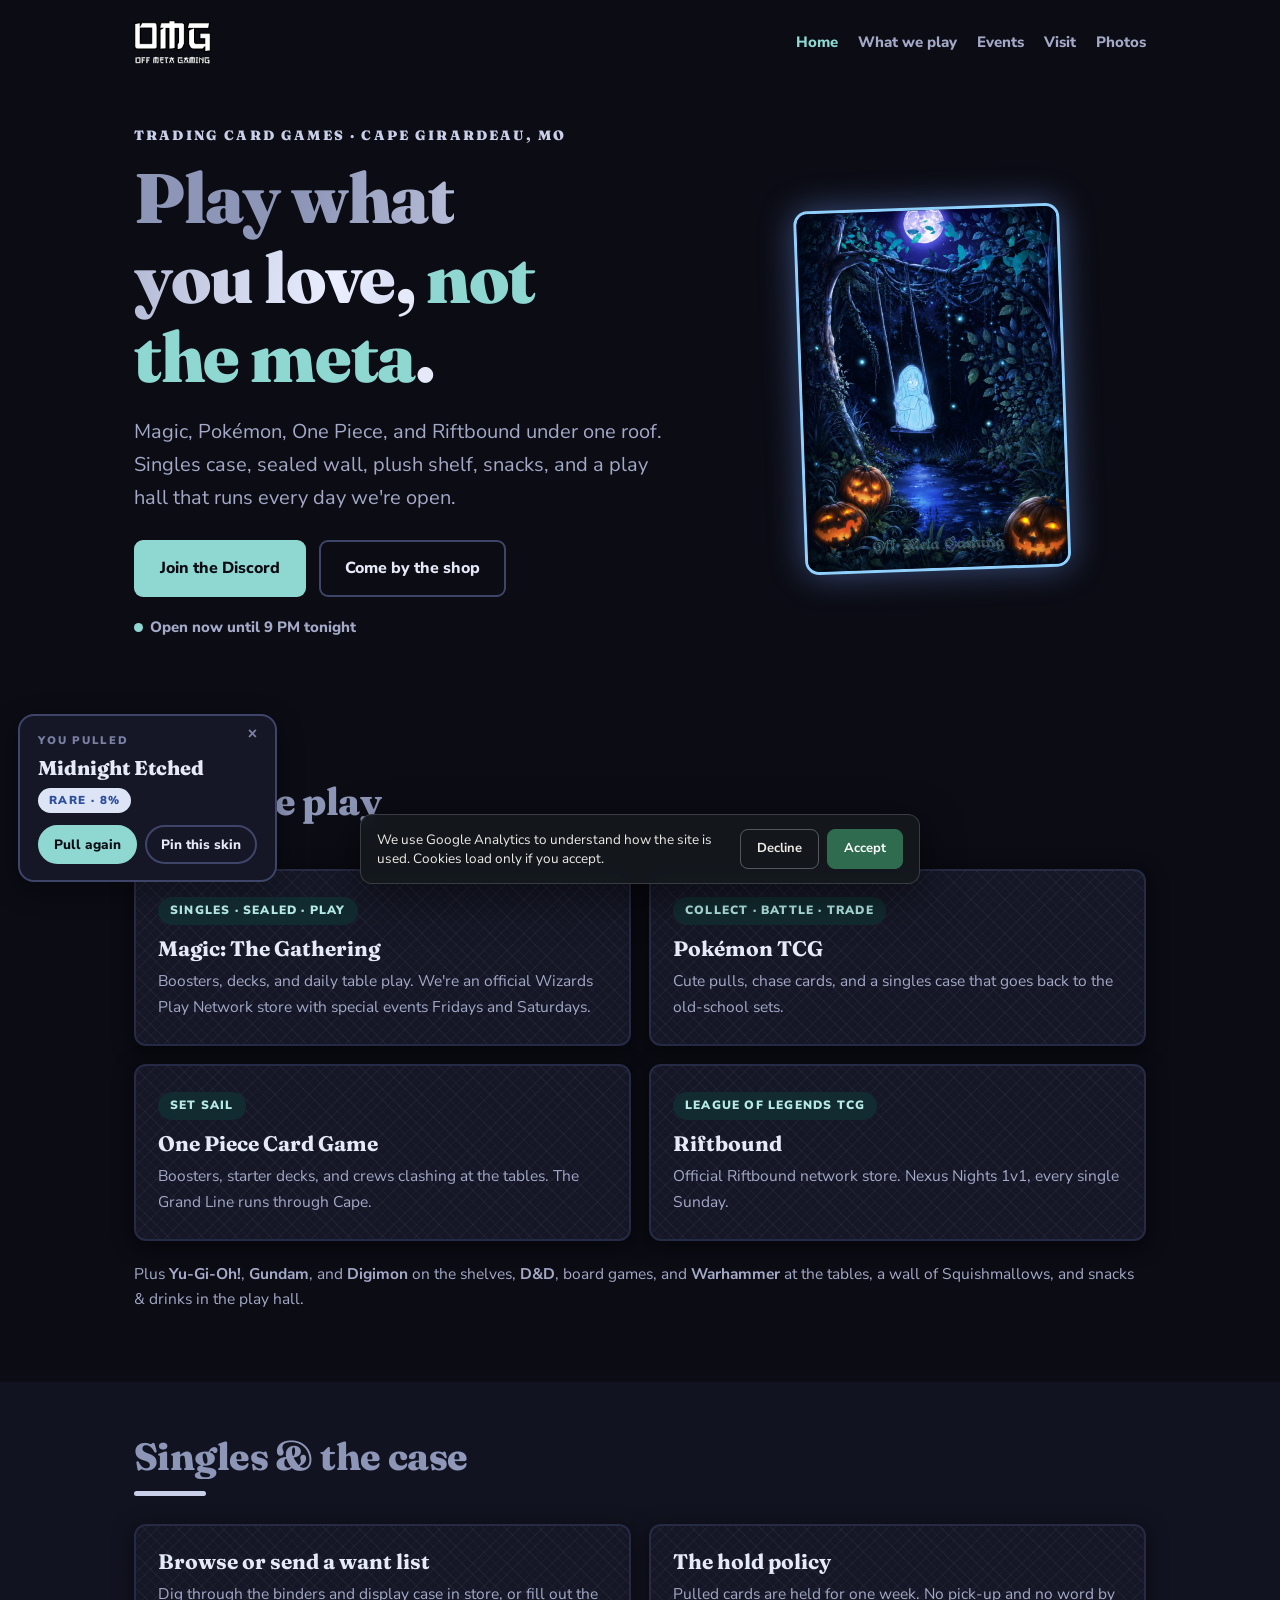
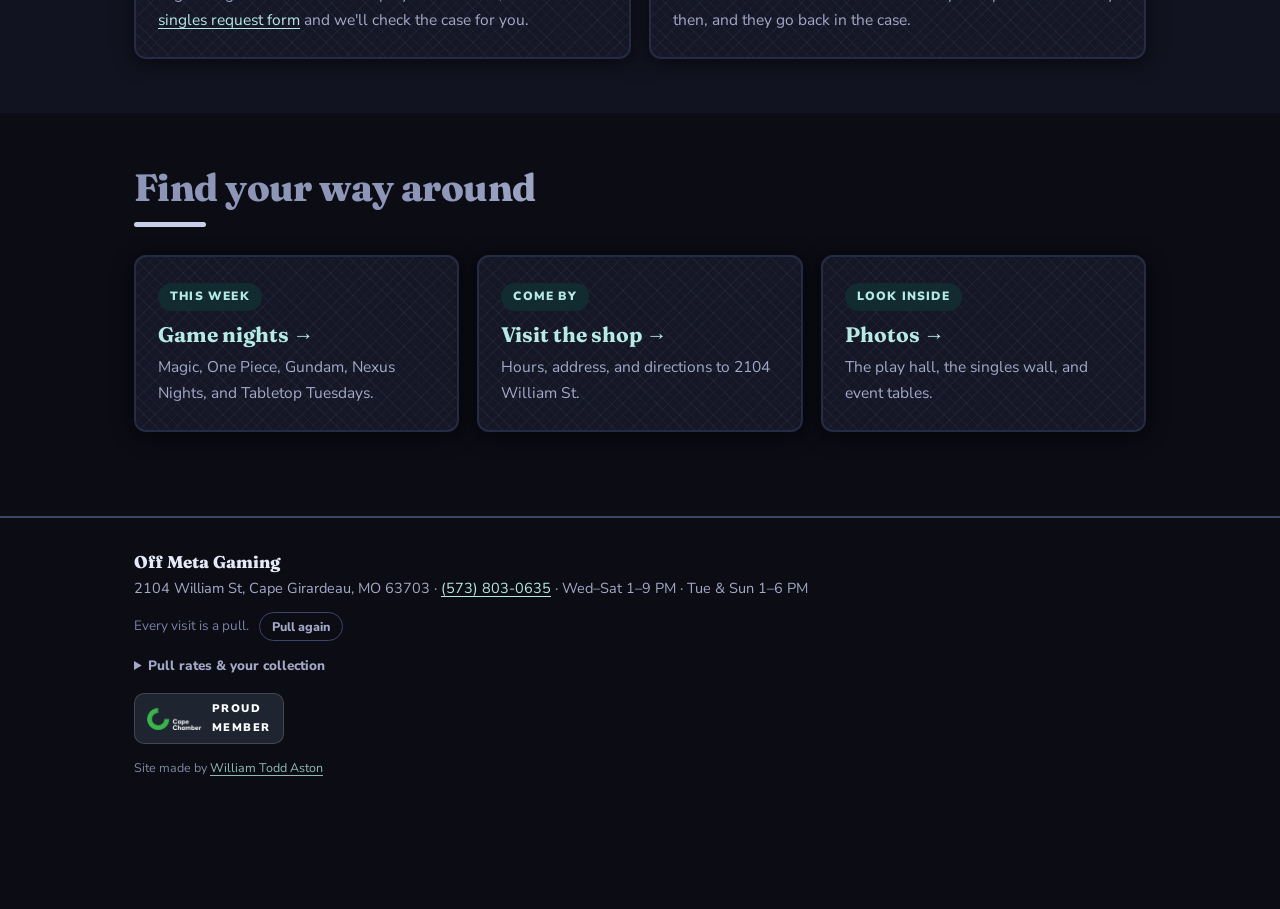
<file: index.html>
<!doctype html>
<html lang="en">
<head>
<meta charset="utf-8">
<title>Off Meta Gaming</title>
<meta name="description" content="Off Meta Gaming in Cape Girardeau, MO. Every visit pulls a random site skin, from Common all the way to a 1-in-2,000 one-of-one. Magic, Pokémon, One Piece, Riftbound. Open Tue–Sun from 1 PM.">
<meta name="viewport" content="width=device-width, initial-scale=1">
<link rel="canonical" href="https://offmetagaming.net/">
<meta property="og:url" content="https://offmetagaming.net/">
<meta property="og:type" content="website">
<meta property="og:site_name" content="Off Meta Gaming">
<meta property="og:title" content="Off Meta Gaming — Play what you love, not the meta.">
<meta property="og:description" content="Trading card shop in Cape Girardeau, MO. Magic, Pokémon, One Piece, Riftbound. Open Tue–Sun from 1 PM.">
<meta property="og:image" content="https://offmetagaming.net/assets/og-beach.jpg">
<meta property="og:image:width" content="1200">
<meta property="og:image:height" content="630">
<meta name="twitter:card" content="summary_large_image">
<link rel="icon" type="image/png" href="/assets/favicon.png">
<meta name="theme-color" content="#2F6B4E" id="metaThemeColor">
<link rel="preconnect" href="https://fonts.googleapis.com">
<link rel="preconnect" href="https://fonts.gstatic.com" crossorigin>
<link rel="stylesheet" href="https://fonts.googleapis.com/css2?family=Fraunces:ital,opsz,wght,SOFT@0,9..144,400..900,50;1,9..144,400..900,50&family=Baloo+2:wght@600;700;800&family=Zen+Maru+Gothic:wght@700;900&family=Pixelify+Sans:wght@400..700&family=IBM+Plex+Mono:wght@500;700&family=Nunito+Sans:ital,wght@0,400;0,700;0,800;0,900;1,400&display=swap">
<link rel="stylesheet" href="/assets/omg.css">
<script src="/assets/skin-roll.js"></script>
<script src="/assets/analytics.js"></script>
<script type="application/ld+json">
{
  "@context": "https://schema.org",
  "@type": "HobbyShop",
  "@id": "https://offmetagaming.net/#shop",
  "name": "Off Meta Gaming",
  "description": "Trading card game shop in Cape Girardeau, MO. Magic, Pokémon, One Piece, and Riftbound — singles, sealed, and daily table play.",
  "url": "https://offmetagaming.net/",
  "telephone": "+1-573-803-0635",
  "image": "https://offmetagaming.net/assets/og-beach.jpg",
  "logo": "https://offmetagaming.net/assets/omg-black.png",
  "priceRange": "$$",
  "address": {
    "@type": "PostalAddress",
    "streetAddress": "2104 William Street",
    "addressLocality": "Cape Girardeau",
    "addressRegion": "MO",
    "postalCode": "63703",
    "addressCountry": "US"
  },
  "hasMap": "https://www.google.com/maps/search/?api=1&query=Off+Meta+Gaming+2104+William+St+Cape+Girardeau+MO+63703",
  "openingHoursSpecification": [
    { "@type": "OpeningHoursSpecification", "dayOfWeek": ["Tuesday", "Sunday"], "opens": "13:00", "closes": "18:00" },
    { "@type": "OpeningHoursSpecification", "dayOfWeek": ["Wednesday", "Thursday", "Friday", "Saturday"], "opens": "13:00", "closes": "21:00" }
  ],
  "sameAs": [
    "https://www.facebook.com/p/Off-Meta-Gaming-61579627653873/",
    "https://www.instagram.com/offmetasocials",
    "https://www.tiktok.com/@offmetasocials",
    "https://x.com/offmetasocials",
    "https://discord.gg/c3nWQ8a9ea"
  ]
}
</script>
</head>
<body>

<!-- decorative treatment layers (skin-gated, aria-hidden) -->
<div class="petals" aria-hidden="true">
  <span class="petal" style="left:7%;animation-duration:11s"></span>
  <span class="petal" style="left:22%;animation-duration:14s;animation-delay:2s"></span>
  <span class="petal" style="left:41%;animation-duration:12s;animation-delay:5s"></span>
  <span class="petal" style="left:63%;animation-duration:15s;animation-delay:1s"></span>
  <span class="petal" style="left:78%;animation-duration:10s;animation-delay:4s"></span>
  <span class="petal" style="left:91%;animation-duration:13s;animation-delay:6s"></span>
</div>
<div class="fullart" aria-hidden="true"></div>
<div class="stars" aria-hidden="true"></div>
<div class="stars s2" aria-hidden="true"></div>
<div class="nebula" aria-hidden="true"></div>
<div class="retro-dots" aria-hidden="true"></div>
<div class="manga-tone" aria-hidden="true"></div>
<div class="manga-burst" aria-hidden="true"></div>
<div class="retro-frame" aria-hidden="true"></div>
<div class="retro-badge" aria-hidden="true">★ 1ST EDITION ’99</div>
<div class="sheen" aria-hidden="true"></div>
<div class="serial-fixed" aria-hidden="true" id="serialFixed">OMG № 0000/0500</div>
<div class="one-stamp" aria-hidden="true">✦ 1/1 · THE NEXUS ✦</div>
<span class="spark" style="top:12%;left:6%" aria-hidden="true">✦</span>
<span class="spark" style="top:30%;right:8%;animation-delay:1s" aria-hidden="true">✦</span>
<span class="spark" style="bottom:26%;left:12%;animation-delay:2s" aria-hidden="true">✦</span>
<span class="spark" style="bottom:40%;right:14%;animation-delay:1.6s" aria-hidden="true">✦</span>
<div class="karps" aria-hidden="true"><img class="karp" src="/assets/karp-1.png" alt="" style="width:150px;left:5%;top:15%;animation-duration:11s;animation-delay:-0s"><img class="karp" src="/assets/karp-2.png" alt="" style="width:90px;left:70%;top:8%;animation-duration:8s;animation-delay:-3s"><img class="karp" src="/assets/karp-1.png" alt="" style="width:200px;left:25%;top:55%;animation-duration:15s;animation-delay:-6s"><img class="karp" src="/assets/karp-2.png" alt="" style="width:70px;left:85%;top:45%;animation-duration:7s;animation-delay:-1.5s"><img class="karp" src="/assets/karp-1.png" alt="" style="width:120px;left:45%;top:25%;animation-duration:10s;animation-delay:-8s"><img class="karp" src="/assets/karp-2.png" alt="" style="width:60px;left:10%;top:70%;animation-duration:6s;animation-delay:-4.5s"><img class="karp" src="/assets/karp-1.png" alt="" style="width:170px;left:60%;top:65%;animation-duration:13s;animation-delay:-10s"></div>
<div class="karp-stamp" aria-hidden="true">✨ GOLDEN KARP · 1/1000 ✨</div>

<main>
<div class="wrap">
  <nav class="topbar" aria-label="Main">
    <a class="wordmark" href="#top"><img class="wm li-light" src="/assets/omg-black.png" alt="" onerror="document.documentElement.classList.add('noimg')"><img class="wm li-dark" src="/assets/omg-white.png" alt="" onerror="document.documentElement.classList.add('noimg')"><span class="wm-text"><span class="omg" aria-hidden="true">OMG</span>Off Meta Gaming</span></a>
    <div class="topnav">
      <a href="#top" aria-current="page">Home</a>
      <a href="#play">What we play</a>
      <a href="events.html">Events</a>
      <a href="visit.html">Visit</a>
      <a href="photos.html" id="navPhotos">Photos</a>
    </div>
  </nav>
</div>
<header class="wrap hero" id="top">
  <div>
    <div class="kicker">Trading card games · Cape Girardeau, MO</div>
    <h1><span class="holo">Play what you love</span>, <span class="hl">not the meta</span>.</h1>
    <p class="lede">Magic, Pokémon, One Piece, and Riftbound under one roof. Singles case, sealed wall, plush shelf, snacks, and a play hall that runs every day we're open.</p>
    <div class="cta-row">
      <a class="btn primary" href="https://discord.gg/c3nWQ8a9ea" target="_blank" rel="noopener">Join the Discord</a>
      <a class="btn ghost" href="visit.html">Come by the shop</a>
    </div>
    <p class="open-note" id="openNote"><span class="dot" aria-hidden="true"></span>Open from 1 PM, Tuesday through Sunday</p>
    <p class="serial-inline" id="serialInline">OMG № 0000/0500</p>
  </div>
  <div class="hand" aria-hidden="true">
    <img class="sleeve-card s1" src="/assets/sakura-hero.jpg" alt="" onerror="document.documentElement.classList.add('noimg')">
    <img class="sleeve-card s3" src="/assets/beach-hero.jpg" alt="">
    <img class="sleeve-card s2" src="/assets/halloween-sleeve.jpg" alt="">
    <div class="omg-sticker"><img class="sticker-img li-light" src="/assets/omg-black.png" alt=""><img class="sticker-img li-dark" src="/assets/omg-white.png" alt=""><span class="sticker-text"><span class="omg-big">OMG</span><span class="sub">Off Meta Gaming</span></span></div>
    <img class="sakura-poster" src="/assets/sakura-hero.jpg" alt="" onerror="document.documentElement.classList.add('noimg')">
    <span class="beach-sleeve" aria-hidden="true"><img class="beach-poster" src="/assets/beach-hero.jpg" alt="" onerror="document.documentElement.classList.add('noimg')"><i class="sleeve-gloss"></i></span>
    <img class="halloween-poster" src="/assets/halloween-sleeve.jpg" alt="" onerror="document.documentElement.classList.add('noimg')">
  </div>
</header>
<section id="play">
  <div class="wrap">
    <div class="sec-head"><h2>What we play</h2><div class="rule"></div></div>
    <div class="grid">
      <div class="card"><span class="tag">Singles · Sealed · Play</span><h3>Magic: The Gathering</h3><p>Boosters, decks, and daily table play. We're an official Wizards Play Network store with special events Fridays and Saturdays.</p></div>
      <div class="card"><span class="tag">Collect · Battle · Trade</span><h3>Pokémon TCG</h3><p>Cute pulls, chase cards, and a singles case that goes back to the old-school sets.</p></div>
      <div class="card"><span class="tag">Set sail</span><h3>One Piece Card Game</h3><p>Boosters, starter decks, and crews clashing at the tables. The Grand Line runs through Cape.</p></div>
      <div class="card"><span class="tag">League of Legends TCG</span><h3>Riftbound</h3><p>Official Riftbound network store. Nexus Nights 1v1, every single Sunday.</p></div>
    </div>
    <p style="margin-top:20px;color:var(--ink-2);font-size:15.5px">Plus <strong>Yu&#8209;Gi&#8209;Oh!</strong>, <strong>Gundam</strong>, and <strong>Digimon</strong> on the shelves, <strong>D&amp;D</strong>, board games, and <strong>Warhammer</strong> at the tables, a wall of Squishmallows, and snacks &amp; drinks in the play hall.</p>
  </div>
</section>
<section class="band" id="singles">
  <div class="wrap">
    <div class="sec-head"><h2>Singles &amp; the case</h2><div class="rule"></div></div>
    <div class="grid">
      <div class="card"><h3>Browse or send a want list</h3><p>Dig through the binders and display case in store, or fill out the <a href="https://forms.gle/vCDwCnBuS9A6xnAJ6" target="_blank" rel="noopener">singles request form</a> and we'll check the case for you.</p></div>
      <div class="card"><h3>The hold policy</h3><p>Pulled cards are held for one week. No pick-up and no word by then, and they go back in the case.</p></div>
    </div>
  </div>
</section>
<section id="explore">
  <div class="wrap">
    <div class="sec-head"><h2>Find your way around</h2><div class="rule"></div></div>
    <div class="grid grid-3">
      <a class="card linkcard" href="events.html"><span class="tag">This week</span><h3>Game nights &rarr;</h3><p>Magic, One Piece, Gundam, Nexus Nights, and Tabletop Tuesdays.</p></a>
      <a class="card linkcard" href="visit.html"><span class="tag">Come by</span><h3>Visit the shop &rarr;</h3><p>Hours, address, and directions to 2104 William St.</p></a>
      <a class="card linkcard" href="photos.html"><span class="tag">Look inside</span><h3>Photos &rarr;</h3><p>The play hall, the singles wall, and event tables.</p></a>
    </div>
  </div>
</section>
<footer>
  <div class="wrap">
    <div class="fm">Off Meta Gaming</div>
    2104 William St, Cape Girardeau, MO 63703 · <a href="tel:+15738030635">(573) 803-0635</a> · Wed–Sat 1–9 PM · Tue &amp; Sun 1–6 PM
    <div class="js-only">
    <div style="margin-top:12px;display:flex;gap:10px;align-items:center;flex-wrap:wrap;font-size:13.5px;color:var(--ink-3)">
      Every visit is a pull. <button class="mini-link" id="footerReroll">Pull again</button>
    </div>
    <details class="rates">
      <summary>Pull rates &amp; your collection</summary>
      <p class="rates-hint">Tap any skin to try it on. Trying on doesn't count. Only real pulls earn a ✓. Pity rule: 6 pulls without a Rare or better guarantee one.</p>
      <table aria-label="Skin pull rates"><tbody id="ratesBody"></tbody></table>
    </details>
    </div>
    <div style="margin-top:16px"><a class="chamber-badge" href="http://capechamber.chambermaster.com/list/member/off-meta-gaming-8783" target="_blank" rel="noopener" style="display:inline-flex;align-items:center;gap:10px;background:#1E2430;border-radius:10px;padding:6px 12px;text-decoration:none;vertical-align:middle;border:1px solid rgba(255,255,255,.16)"><img src="[data-uri]" alt="Cape Girardeau Area Chamber of Commerce" style="height:22px;width:auto;display:block"><span style="font-size:11px;font-weight:900;letter-spacing:.14em;text-transform:uppercase;color:#FFFFFF">Proud<br>Member</span></a></div>
  <div style="margin-top:14px;font-size:12.5px;opacity:.78">Site made by <a href="mailto:toddshandle@gmail.com?subject=Off%20Meta%20Gaming%20website">William Todd Aston</a></div>
  </div>
</footer>
</main>
<div class="announce-wrap" id="announceWrap" role="dialog" aria-modal="true" aria-label="Store announcement">
  <div class="announce">
    <button class="a-close" id="announceClose" aria-label="Dismiss">×</button>
    <div class="a-label">From the shop</div>
    <div class="a-text" id="announceText"></div>
  </div>
</div>
<div class="pull-toast fresh hidden" id="pullToast">
  <button class="pt-close" id="ptClose" aria-label="Dismiss">×</button>
  <div role="status">
    <div class="pt-label" id="ptLabel">You pulled</div>
    <div class="pt-name" id="ptName">Classic</div>
    <span class="pt-rarity r-common" id="ptRarity">Common · 47%</span>
  </div>
  <div class="pt-row">
    <button class="mini solid" id="ptReroll">Pull again</button>
    <button class="mini" id="ptPin">Pin this skin</button>
  </div>
</div>
<script src="/assets/omg-app.js"></script>
</body>
</html>
</file>
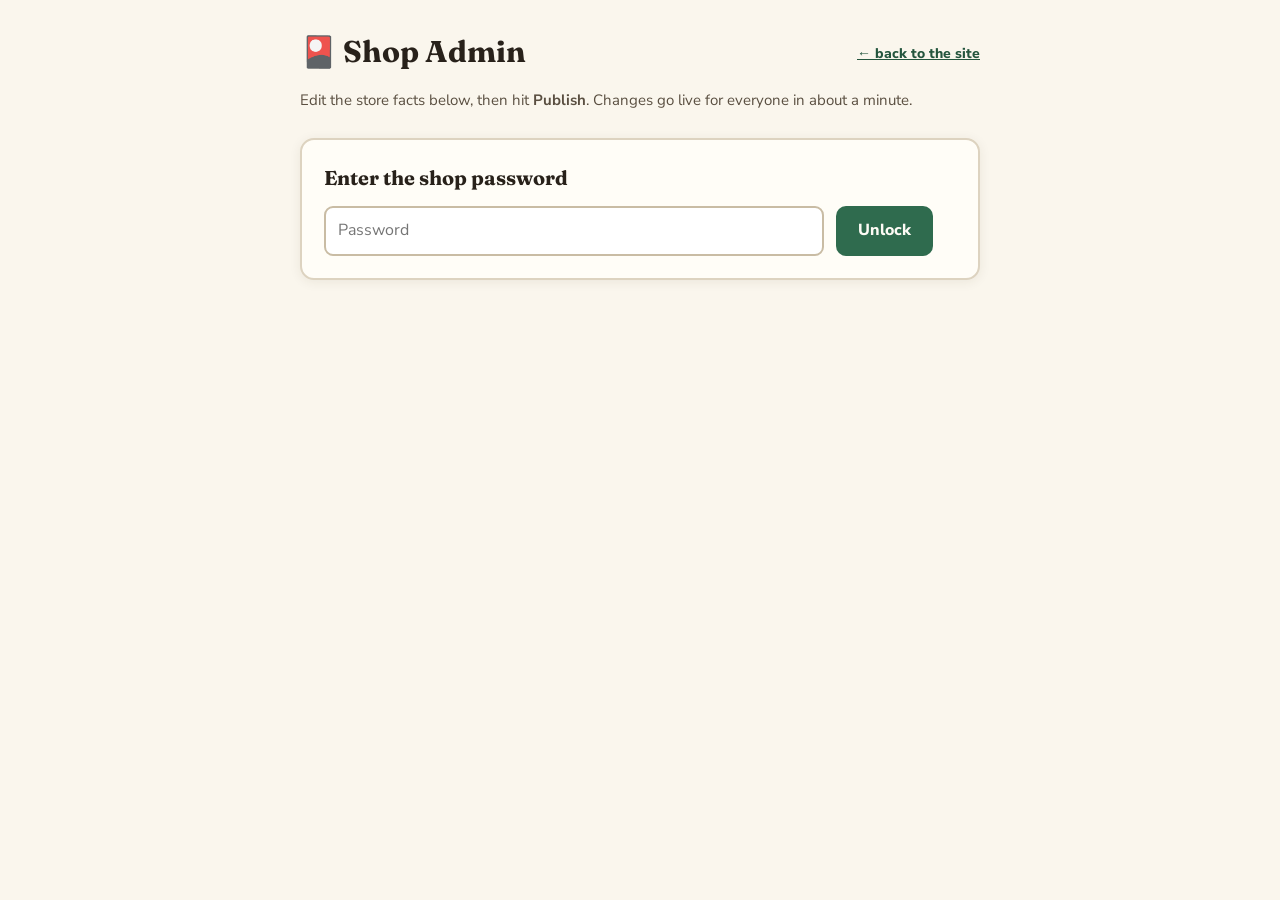
<file: admin.html>
<!doctype html>
<html lang="en">
<head>
<meta charset="utf-8">
<meta name="viewport" content="width=device-width, initial-scale=1">
<meta name="robots" content="noindex,nofollow">
<title>OMG Shop Admin</title>
<link rel="preconnect" href="https://fonts.googleapis.com">
<link rel="preconnect" href="https://fonts.gstatic.com" crossorigin>
<link rel="stylesheet" href="https://fonts.googleapis.com/css2?family=Fraunces:opsz,wght@9..144,600..900&family=Nunito+Sans:wght@400;700;800;900&display=swap">
<style>
:root{
  --ground:#FAF6ED; --card:#FFFDF7; --ink:#28211A; --ink-2:#5A4F41; --ink-3:#8A7D6B;
  --acc:#2F6B4E; --acc-deep:#24553D; --acc-soft:#E3EDE5; --pop:#C98F2D; --pop-soft:#F6E9CE;
  --alt:#D8447C; --line:#DDD3C0; --line-2:#C9BCA4; --bad:#B03A2E; --bad-soft:#F4DAD3;
}
*{box-sizing:border-box}
body{margin:0;background:var(--ground);color:var(--ink);font-family:"Nunito Sans",-apple-system,sans-serif;font-size:16px;line-height:1.6}
.wrap{max-width:720px;margin:0 auto;padding:28px 20px 80px}
h1{font-family:"Fraunces",serif;font-size:30px;margin:0 0 4px}
h2{font-family:"Fraunces",serif;font-size:20px;margin:0 0 12px}
.sub{color:var(--ink-2);margin:0 0 26px;font-size:15px}
.panel{background:var(--card);border:2px solid var(--line);border-radius:14px;padding:22px;margin-bottom:18px;box-shadow:0 2px 12px rgba(60,45,20,.08)}
label{display:block;font-weight:800;font-size:13.5px;margin-bottom:6px;color:var(--ink-2)}
input[type=text],input[type=password],input[type=url],textarea,select{
  width:100%;border:2px solid var(--line-2);border-radius:9px;padding:10px 12px;font:inherit;background:#fff;color:var(--ink)}
textarea{min-height:90px;resize:vertical}
input:focus-visible,textarea:focus-visible,select:focus-visible,button:focus-visible{outline:3px solid var(--pop);outline-offset:2px}
.row{display:flex;gap:12px;flex-wrap:wrap;align-items:end}
.row>div{flex:1;min-width:120px}
.btn{display:inline-block;border:none;border-radius:10px;padding:12px 22px;font:inherit;font-weight:800;cursor:pointer;background:var(--acc);color:#FDFBF5;white-space:nowrap}
.btnrow{display:flex;gap:10px;flex-wrap:wrap;align-items:center}
.btn:hover{background:var(--acc-deep)}
.btn[disabled]{background:var(--line-2);color:#fff;cursor:not-allowed}
.btn[disabled]:hover{background:var(--line-2)}
.btn.ghost{background:none;border:2px solid var(--line-2);color:var(--ink)}
.btn.small{padding:7px 14px;font-size:13.5px}
.btn.danger{background:none;border:2px solid var(--bad);color:var(--bad)}
.hidden{display:none}
.msg{border-radius:10px;padding:12px 16px;font-weight:700;font-size:14.5px;margin:14px 0 0}
.msg.ok{background:var(--acc-soft);color:var(--acc-deep)}
.msg.err{background:var(--bad-soft);color:var(--bad)}
.hoursgrid{display:grid;grid-template-columns:auto 1fr 1fr 1fr;gap:8px 12px;align-items:center;font-variant-numeric:tabular-nums}
.hoursgrid .dh{font-weight:900;font-size:12px;letter-spacing:.08em;text-transform:uppercase;color:var(--ink-3)}
.evrow{border:1.5px dashed var(--line-2);border-radius:10px;padding:14px;margin-bottom:12px}
.prow{display:flex;gap:12px;align-items:center;border:1.5px dashed var(--line-2);border-radius:10px;padding:10px;margin-bottom:10px}
.prow img{width:84px;height:63px;object-fit:cover;border-radius:6px;flex:none}
.prow input{flex:1}
.evrow .row{margin-bottom:10px}
.checkline{display:flex;gap:10px;align-items:center;font-weight:800}
.checkline input{width:20px;height:20px;accent-color:var(--acc)}
.note{font-size:13px;color:var(--ink-3);margin-top:8px}
.topline{display:flex;justify-content:space-between;align-items:center;gap:12px;flex-wrap:wrap;margin-bottom:8px}
a{color:var(--acc-deep)}
</style>
</head>
<body>
<div class="wrap">
  <div class="topline">
    <h1>🎴 Shop Admin</h1>
    <a href="/" style="font-weight:800;font-size:14px">← back to the site</a>
  </div>
  <p class="sub">Edit the store facts below, then hit <strong>Publish</strong>. Changes go live for everyone in about a minute.</p>

  <!-- ============ LOCK SCREEN ============ -->
  <div class="panel" id="lockPanel">
    <h2>Enter the shop password</h2>
    <div class="row">
      <div><input type="password" id="pass" autocomplete="current-password" placeholder="Password"></div>
      <div style="flex:0"><button class="btn" id="unlockBtn">Unlock</button></div>
    </div>
    <div class="msg err hidden" id="lockMsg">That's not it — try again.</div>
  </div>

  <!-- ============ EDITOR ============ -->
  <div id="editor" class="hidden">

    <div class="panel">
      <h2>📣 Announcement</h2>
      <div class="checkline" style="margin-bottom:12px">
        <input type="checkbox" id="anOn"><label for="anOn" style="margin:0">Show the announcement to visitors</label>
      </div>
      <label for="anText">Message</label>
      <textarea id="anText" placeholder="e.g. Closed Thanksgiving Day — back Friday at 1 PM!"></textarea>
      <p class="note">Shows as a pop-up when people open the site. Turn it off when it's over.</p>
    </div>

    <div class="panel">
      <h2>🕐 Hours</h2>
      <div class="hoursgrid" id="hoursGrid">
        <div class="dh">Day</div><div class="dh">Closed?</div><div class="dh">Opens</div><div class="dh">Closes</div>
      </div>
    </div>

    <div class="panel">
      <h2>🃏 Game nights</h2>
      <div id="events"></div>
      <button class="btn ghost small" id="addEvent">+ Add event</button>
    </div>

    <div class="panel">
      <h2>📷 Photos</h2>
      <div id="photoRows"></div>
      <div class="row" style="align-items:center;margin-top:10px">
        <div><input type="file" id="photoFile" accept="image/*"></div>
        <div style="flex:0"><button class="btn ghost small" id="addPhoto">＋ Add photo</button></div>
      </div>
      <p class="note">Photos are shrunk for the web automatically. New ones show at the top. They go live with the normal Publish flow.</p>
      <div id="photoMsg"></div>
    </div>

    <div class="panel">
      <h2>📞 Contact &amp; socials</h2>
      <div class="row" style="margin-bottom:12px"><div>
        <label for="phone">Phone number</label>
        <input type="text" id="phone" placeholder="(573) 803-0635">
      </div></div>
      <div id="socialInputs"></div>
    </div>

    <div class="panel">
      <h2>🔑 Publish key</h2>
      <div id="tokenHave" class="hidden">
        <p style="margin:0 0 10px;font-weight:700">A publish key is saved on this device. ✓</p>
        <button class="btn danger small" id="forgetToken">Forget key on this device</button>
      </div>
      <div id="tokenNeed">
        <label for="token">Paste the publish key (Todd gives you this once)</label>
        <input type="password" id="token" autocomplete="off" placeholder="github_pat_…">
        <p class="note">Saved only in this browser. Anyone with this key can edit the site — treat it like the shop keys.</p>
      </div>
    </div>

    <div class="panel hidden" id="stagePanel" style="border-color:var(--pop)">
      <h2>🆕 Site update waiting</h2>
      <p style="margin:0 0 12px" id="stageMsg">Todd staged a new version of the site. Look it over, then deploy it when you're happy.</p>
      <div class="btnrow">
        <button class="btn ghost" id="stageView">👀 View the new version</button>
        <button class="btn hidden" id="stageDeploy">🚀 Deploy the new version</button>
      </div>
      <div id="stageResult"></div>
    </div>

    <div class="panel">
      <h2>🚀 Review &amp; publish</h2>
      <div class="note" id="changeList" style="margin:0 0 14px">No changes yet.</div>
      <div class="btnrow">
        <button class="btn ghost" id="previewBtn">👀 Preview on the site</button>
        <button class="btn ghost hidden" id="unlockPub">✓ Looks right — unlock publish</button>
        <button class="btn" id="publishBtn" disabled>🔒 Publish (locked)</button>
      </div>
      <p class="note">Publish stays locked until you preview your changes and unlock it. Any new edit locks it again.</p>
      <div id="pubMsg"></div>
    </div>
  </div>
</div>

<script>
(function(){
  var PASS_HASH="d7dbfd8e211f6b271ef2b0e44f1521e6075ff7fc35fb88177b037073c3103fb8";
  var REPO="toddAston/omg-site", FILE="config.json";
  var API="https://api.github.com/repos/"+REPO+"/contents/"+FILE;
  var DAYS=[["mon","Monday"],["tue","Tuesday"],["wed","Wednesday"],["thu","Thursday"],["fri","Friday"],["sat","Saturday"],["sun","Sunday"]];
  var NETS=[["discord","Discord invite"],["instagram","Instagram"],["tiktok","TikTok"],["x","X (Twitter)"],["facebook","Facebook"]];
  var cfg=null;

  function $(id){return document.getElementById(id)}
  function sha256hex(str){
    return crypto.subtle.digest("SHA-256",new TextEncoder().encode(str)).then(function(b){
      return Array.from(new Uint8Array(b)).map(function(x){return x.toString(16).padStart(2,"0")}).join("");
    });
  }

  /* ---------- lock screen (convenience only — real authority is the publish key) ---------- */
  function unlocked(){try{return sessionStorage.getItem("omgAdminUnlocked")==="1"}catch(e){return false}}
  function tryUnlock(){
    sha256hex($("pass").value.trim()).then(function(h){
      if(h===PASS_HASH){
        try{sessionStorage.setItem("omgAdminUnlocked","1")}catch(e){}
        showEditor();
      }else{$("lockMsg").classList.remove("hidden")}
    });
  }
  $("unlockBtn").addEventListener("click",tryUnlock);
  $("pass").addEventListener("keydown",function(e){if(e.key==="Enter")tryUnlock()});

  /* ---------- editor ---------- */
  function h12(h){var x=h%12;return x===0?12:x}
  function hourOpts(sel){
    var out="";for(var h=8;h<=23;h++){out+='<option value="'+h+'"'+(h===sel?" selected":"")+'>'+h12(h)+(h<12?" AM":" PM")+'</option>'}
    return out;
  }
  function buildHours(){
    var g=$("hoursGrid");
    DAYS.forEach(function(d){
      var key=d[0], day=cfg.hours[key]||{closed:true};
      var row=document.createElement("template");
      row.innerHTML='<div class="dh" style="text-transform:none;font-size:14px;color:var(--ink)">'+d[1]+'</div>'
        +'<div><input type="checkbox" data-closed="'+key+'"'+(day.closed?" checked":"")+' style="width:20px;height:20px;accent-color:var(--acc)"></div>'
        +'<div><select data-open="'+key+'">'+hourOpts(day.open||13)+'</select></div>'
        +'<div><select data-close="'+key+'">'+hourOpts(day.close||21)+'</select></div>';
      while(row.content.firstChild)g.appendChild(row.content.firstChild);
    });
  }
  function evRow(ev){
    var d=document.createElement("div");d.className="evrow";
    d.innerHTML='<div class="row"><div><label>When</label><input type="text" data-f="when" value=""></div>'
      +'<div><label>Name</label><input type="text" data-f="name" value=""></div></div>'
      +'<div><label>Short description</label><input type="text" data-f="desc" value=""></div>'
      +'<div class="row" style="margin-top:10px;align-items:center"><div class="checkline" style="flex:2"><input type="checkbox" data-f="live"'+(ev.live?" checked":"")+'><span>Happening now (highlighted)</span></div>'
      +'<div style="flex:0"><button class="btn danger small" data-del>Remove</button></div></div>';
    d.querySelector('[data-f="when"]').value=ev.when||"";
    d.querySelector('[data-f="name"]').value=ev.name||"";
    d.querySelector('[data-f="desc"]').value=ev.desc||"";
    d.querySelector("[data-del]").addEventListener("click",function(){d.remove()});
    return d;
  }
  function buildEditor(){
    $("anOn").checked=!!cfg.announcement.enabled;
    $("anText").value=cfg.announcement.text||"";
    buildHours();
    buildPhotos();
    cfg.events.forEach(function(ev){$("events").appendChild(evRow(ev))});
    $("addEvent").addEventListener("click",function(){$("events").appendChild(evRow({live:true}))});
    $("phone").value=cfg.phone||"";
    NETS.forEach(function(n){
      var d=document.createElement("div");d.style.marginBottom="12px";
      d.innerHTML='<label>'+n[1]+'</label><input type="url" data-net="'+n[0]+'" value="">';
      d.querySelector("input").value=(cfg.socials&&cfg.socials[n[0]])||"";
      $("socialInputs").appendChild(d);
    });
    refreshTokenUI();
  }
  function collect(){
    var out=JSON.parse(JSON.stringify(cfg));
    var now=new Date().toISOString();
    var anChanged=(out.announcement.text!==$("anText").value)||(!!out.announcement.enabled!==$("anOn").checked);
    out.announcement={enabled:$("anOn").checked,text:$("anText").value,updatedAt:anChanged?now:(cfg.announcement.updatedAt||now)};
    out.hours={};
    DAYS.forEach(function(d){var k=d[0];
      if(document.querySelector('[data-closed="'+k+'"]').checked)out.hours[k]={closed:true};
      else out.hours[k]={open:parseInt(document.querySelector('[data-open="'+k+'"]').value,10),
                         close:parseInt(document.querySelector('[data-close="'+k+'"]').value,10)};
    });
    out.events=Array.from(document.querySelectorAll(".evrow")).map(function(r){
      return {when:r.querySelector('[data-f="when"]').value.trim(),
              name:r.querySelector('[data-f="name"]').value.trim(),
              desc:r.querySelector('[data-f="desc"]').value.trim(),
              live:r.querySelector('[data-f="live"]').checked};
    }).filter(function(e){return e.name});
    out.gallery=collectPhotos();
    out.phone=$("phone").value.trim();
    out.socials={};
    NETS.forEach(function(n){out.socials[n[0]]=document.querySelector('input[data-net="'+n[0]+'"]').value.trim()});
    out.updatedAt=now;
    return out;
  }

  /* ---------- photos ---------- */
  var galWork=[], galRemoved=[];
  function pmsg(kind,text){$("photoMsg").innerHTML=text?('<div class="msg '+kind+'">'+text+'</div>'):""}
  function photoRow(g){
    var d=document.createElement("div");d.className="prow";
    d.innerHTML='<img src="/assets/gallery/'+encodeURIComponent(g.file)+'" alt="">'
      +'<input type="text" placeholder="Caption (optional)" data-pcap>'
      +'<button class="btn danger small" data-pdel>Remove</button>';
    d.querySelector("[data-pcap]").value=g.caption||"";
    d.querySelector("[data-pdel]").addEventListener("click",function(){
      if(g._published)galRemoved.push(g.file);
      galWork=galWork.filter(function(x){return x!==g});
      d.remove(); lockPub();
    });
    d._entry=g;
    return d;
  }
  function buildPhotos(){
    galWork=(cfg.gallery||[]).map(function(g){return {file:g.file,caption:g.caption||"",added:g.added,_published:true}});
    var w=$("photoRows"); w.innerHTML="";
    galWork.forEach(function(g){w.appendChild(photoRow(g))});
  }
  function collectPhotos(){
    return Array.from($("photoRows").children).map(function(d){
      return {file:d._entry.file,caption:d.querySelector("[data-pcap]").value.trim(),added:d._entry.added||new Date().toISOString().slice(0,10)};
    });
  }
  function resizePhoto(file){
    return new Promise(function(res,rej){
      var img=new Image(), url=URL.createObjectURL(file);
      img.onload=function(){
        var sc=Math.min(1,1600/Math.max(img.width,img.height));
        var c=document.createElement("canvas");c.width=Math.round(img.width*sc);c.height=Math.round(img.height*sc);
        c.getContext("2d").drawImage(img,0,0,c.width,c.height);
        c.toBlob(function(b){
          URL.revokeObjectURL(url);
          if(!b)return rej("encode");
          if(b.size>900*1024){c.toBlob(function(b2){(b2&&b2.size<=900*1024)?res(b2):rej("too-big")},"image/jpeg",0.6);}
          else res(b);
        },"image/jpeg",0.82);
      };
      img.onerror=function(){URL.revokeObjectURL(url);rej("decode")};
      img.src=url;
    });
  }
  $("addPhoto").addEventListener("click",function(){
    var f=$("photoFile").files[0];
    if(!f){pmsg("err","Pick a photo first.");return}
    var token=getToken()||($("token")?$("token").value.trim():"");
    if(!token){pmsg("err","Paste the publish key first (in the Publish key box below).");return}
    pmsg("ok","Shrinking photo…");
    resizePhoto(f).then(function(blob){
      pmsg("ok","Uploading…");
      var name="photo-"+Date.now()+".jpg";
      var rd=new FileReader();
      rd.onload=function(){
        var b64=String(rd.result).split(",")[1];
        fetch("https://api.github.com/repos/"+REPO+"/contents/assets/gallery/"+name,{
          method:"PUT",headers:{Authorization:"Bearer "+token,Accept:"application/vnd.github+json"},
          body:JSON.stringify({message:"Shop admin: add photo",content:b64})
        }).then(function(r){
          if(r.status===401||r.status===403){authFail();pmsg("err","That publish key didn't work. Paste a fresh one and try again.");return}
          if(!r.ok){pmsg("err","GitHub error "+r.status+". Try again.");return}
          var g={file:name,caption:"",added:new Date().toISOString().slice(0,10),_published:false};
          galWork.unshift(g);
          $("photoRows").insertBefore(photoRow(g),$("photoRows").firstChild);
          $("photoFile").value="";
          pmsg("ok","Photo uploaded ✓ Now add a caption if you want, then Publish to put it on the site.");
          lockPub();
        }).catch(function(){pmsg("err","Couldn't upload. Check the connection and try again.")});
      };
      rd.readAsDataURL(blob);
    }).catch(function(e){
      pmsg("err",e==="decode"?"That photo format didn't work here. Try a screenshot or JPEG.":e==="too-big"?"That photo is too large even after shrinking. Try a screenshot of it.":"Couldn't process that photo.");
    });
  });
  function cleanupRemoved(token){
    galRemoved.forEach(function(file){
      var url="https://api.github.com/repos/"+REPO+"/contents/assets/gallery/"+file;
      fetch(url+"?t="+Date.now(),{headers:{Authorization:"Bearer "+token,Accept:"application/vnd.github+json"}})
        .then(function(r){return r.ok?r.json():null})
        .then(function(j){ if(j&&j.sha)return fetch(url,{method:"DELETE",headers:{Authorization:"Bearer "+token,Accept:"application/vnd.github+json"},body:JSON.stringify({message:"Shop admin: remove photo",sha:j.sha})}); })
        .catch(function(){});
    });
    galRemoved=[];
  }

  /* ---------- token ---------- */
  function getToken(){try{return localStorage.getItem("omgAdminToken")||""}catch(e){return ""}}
  function setToken(t){try{t?localStorage.setItem("omgAdminToken",t):localStorage.removeItem("omgAdminToken")}catch(e){}}
  function refreshTokenUI(){
    var have=!!getToken();
    $("tokenHave").classList.toggle("hidden",!have);
    $("tokenNeed").classList.toggle("hidden",have);
  }
  $("forgetToken").addEventListener("click",function(){setToken("");refreshTokenUI()});

  /* ---------- review interlock: preview -> one-time unlock -> publish ---------- */
  var pubUnlocked=false;
  function summarize(){
    if(!cfg)return[];
    var now=collect(), was=cfg, out=[];
    if(JSON.stringify(now.announcement.text)!==JSON.stringify(was.announcement.text)||now.announcement.enabled!==!!was.announcement.enabled)
      out.push("Announcement: "+(now.announcement.enabled?"ON":"off")+(now.announcement.text!==was.announcement.text?" (text changed)":""));
    if(JSON.stringify(now.hours)!==JSON.stringify(was.hours))out.push("Hours changed");
    if(JSON.stringify(now.events)!==JSON.stringify(was.events))out.push("Events changed ("+now.events.length+" listed)");
    if(JSON.stringify(now.gallery)!==JSON.stringify(was.gallery||[]))out.push("Photos changed ("+now.gallery.length+" shown)");
    if(now.phone!==was.phone)out.push("Phone: "+was.phone+" → "+now.phone);
    if(JSON.stringify(now.socials)!==JSON.stringify(was.socials||{}))out.push("Social links changed");
    return out;
  }
  function refreshPubUI(){
    var ch=summarize(), pb=$("publishBtn");
    $("changeList").textContent=ch.length?("Changes: "+ch.join(" · ")):"No changes yet.";
    if(!ch.length){pb.disabled=true;pb.textContent="🔒 Publish (nothing to publish)";$("unlockPub").classList.add("hidden");return}
    if(pubUnlocked){pb.disabled=false;pb.textContent="Publish to the site"}
    else{pb.disabled=true;pb.textContent="🔒 Publish (locked)"}
  }
  function lockPub(){pubUnlocked=false;$("unlockPub").classList.add("hidden");refreshPubUI()}
  $("editor").addEventListener("input",lockPub);
  $("editor").addEventListener("change",lockPub);
  $("previewBtn").addEventListener("click",function(){
    try{localStorage.setItem("omgPreviewCfg",JSON.stringify(collect()))}catch(e){}
    window.open("/?preview=admin","_blank","noopener");
    if(summarize().length){$("unlockPub").classList.remove("hidden")}
  });
  $("unlockPub").addEventListener("click",function(){pubUnlocked=true;$("unlockPub").classList.add("hidden");refreshPubUI()});

  /* ---------- publish: single commit, converged error contract ---------- */
  function msg(kind,text){$("pubMsg").innerHTML='<div class="msg '+kind+'">'+text+'</div>'}
  function b64(str){return btoa(unescape(encodeURIComponent(str)))}
  function ghGET(token){
    return fetch(API+"?t="+Date.now(),{headers:{Authorization:"Bearer "+token,Accept:"application/vnd.github+json"}});
  }
  function ghPUT(token,sha,content){
    return fetch(API,{method:"PUT",headers:{Authorization:"Bearer "+token,Accept:"application/vnd.github+json"},
      body:JSON.stringify({message:"Shop admin: update store facts",content:b64(content),sha:sha})});
  }
  function authFail(){
    setToken("");refreshTokenUI();
    msg("err","That publish key didn't work — it may have expired. Paste a fresh one from Todd and hit Publish again. Your edits are still here.");
  }
  $("publishBtn").addEventListener("click",function(){
    var typed=$("token")?$("token").value.trim():"";
    var token=getToken()||typed;
    if(!token){msg("err","Paste the publish key first (Todd has it).");return}
    var data=JSON.stringify(collect(),null,2);
    msg("ok","Publishing…");
    ghGET(token).then(function(r){
      if(r.status===401||r.status===403){authFail();throw"handled"}
      if(!r.ok)throw"GitHub error "+r.status;
      return r.json();
    }).then(function(j){
      return ghPUT(token,j.sha,data).then(function(r){
        if(r.status===401||r.status===403){authFail();throw"handled"}
        if(r.status===409){ /* stale sha — refetch and retry exactly once */
          return ghGET(token).then(function(r2){return r2.json()}).then(function(j2){return ghPUT(token,j2.sha,data)});
        }
        return r;
      });
    }).then(function(r){
      if(!r||!r.ok)throw"GitHub error "+(r&&r.status);
      if(typed)setToken(typed);
      refreshTokenUI();
      cfg=collect();
      galWork.forEach(function(g){g._published=true});
      cleanupRemoved(getToken()||typed);
      try{localStorage.removeItem("omgPreviewCfg")}catch(e){}
      lockPub();
      msg("ok","✅ Published! The site updates for everyone in about a minute.");
    }).catch(function(e){
      if(e!=="handled")msg("err","Couldn't publish — check the internet connection and try again. Your edits are still here. ("+e+")");
    });
  });

  /* ---------- staged site version: view -> one-time deploy ---------- */
  var stagedFiles=[];
  function smsg(kind,text){$("stageResult").innerHTML='<div class="msg '+kind+'">'+text+'</div>'}
  function checkStaged(){
    var B="https://api.github.com/repos/"+REPO+"/contents/";
    Promise.all([
      fetch(B+"?ref=main").then(function(r){return r.json()}),
      fetch(B+"staging?ref=main").then(function(r){return r.ok?r.json():[]})
    ]).then(function(res){
      var root=res[0]||[], st=res[1]||[];
      if(!st.filter)return;
      stagedFiles=st.filter(function(f){return /\.html$/i.test(f.name)});   // every staged page, not just index
      if(!stagedFiles.length)return;
      var rootSha={}; if(root.forEach)root.forEach(function(f){rootSha[f.name]=f.sha});
      var pending=stagedFiles.some(function(f){return rootSha[f.name]!==f.sha});   // any page new or changed vs. live
      if(pending)$("stagePanel").classList.remove("hidden");
    }).catch(function(){});
  }
  $("stageView").addEventListener("click",function(){
    window.open("/staging/","_blank","noopener");
    $("stageDeploy").classList.remove("hidden");
  });
  $("stageDeploy").addEventListener("click",function(){
    var token=getToken()||($("token")?$("token").value.trim():"");
    if(!token){smsg("err","Paste the publish key first (in the Publish key box below).");return}
    if(!stagedFiles.length){smsg("err","Nothing staged.");return}
    var GB="https://api.github.com/repos/"+REPO;
    var H={Authorization:"Bearer "+token,Accept:"application/vnd.github+json","Content-Type":"application/json"};
    var idx=stagedFiles.filter(function(f){return f.name==="index.html"})[0];
    smsg("ok","Deploying…");
    fetch(GB+"/git/ref/heads/main",{headers:H}).then(function(r){
      if(r.status===401||r.status===403){authFail();smsg("err","That publish key didn't work — paste a fresh one below and try again.");throw"handled"}
      return r.json();
    }).then(function(ref){
      var head=ref.object.sha;
      return fetch(GB+"/git/commits/"+head,{headers:H}).then(function(r){return r.json()}).then(function(c){
        /* promote EVERY staged page (index.html, events.html, …) to the site root in one commit;
           404.html mirrors the home page so any unknown deep link still lands on the site */
        var tree=stagedFiles.map(function(f){return {path:f.name,mode:"100644",type:"blob",sha:f.sha}});
        if(idx)tree.push({path:"404.html",mode:"100644",type:"blob",sha:idx.sha});
        return fetch(GB+"/git/trees",{method:"POST",headers:H,body:JSON.stringify({base_tree:c.tree.sha,tree:tree})}).then(function(r){return r.json()}).then(function(t){
          return fetch(GB+"/git/commits",{method:"POST",headers:H,body:JSON.stringify({message:"Deploy staged site version (approved in shop admin)",tree:t.sha,parents:[head]})});
        }).then(function(r){return r.json()}).then(function(nc){
          return fetch(GB+"/git/refs/heads/main",{method:"PATCH",headers:H,body:JSON.stringify({sha:nc.sha})});
        });
      });
    }).then(function(r){
      if(!r||!r.ok)throw"GitHub error "+(r&&r.status);
      $("stageDeploy").classList.add("hidden");
      $("stagePanel").style.borderColor="var(--acc)";
      $("stageMsg").textContent="Deployed ✓";
      smsg("ok","✅ Deployed! The new version is live for everyone in about a minute.");
    }).catch(function(e){
      if(e!=="handled")smsg("err","Couldn't deploy — check the connection and try again. ("+e+")");
    });
  });

  /* ---------- boot ---------- */
  function showEditor(){
    $("lockPanel").classList.add("hidden");
    fetch("config.json",{cache:"no-store"}).then(function(r){return r.json()}).then(function(j){
      cfg=j;buildEditor();$("editor").classList.remove("hidden");refreshPubUI();checkStaged();
    }).catch(function(){
      msg("err","Couldn't load the current settings — refresh and try again.");
      $("editor").classList.remove("hidden");
    });
  }
  if(unlocked())showEditor();
})();
</script>
</body>
</html>
</file>
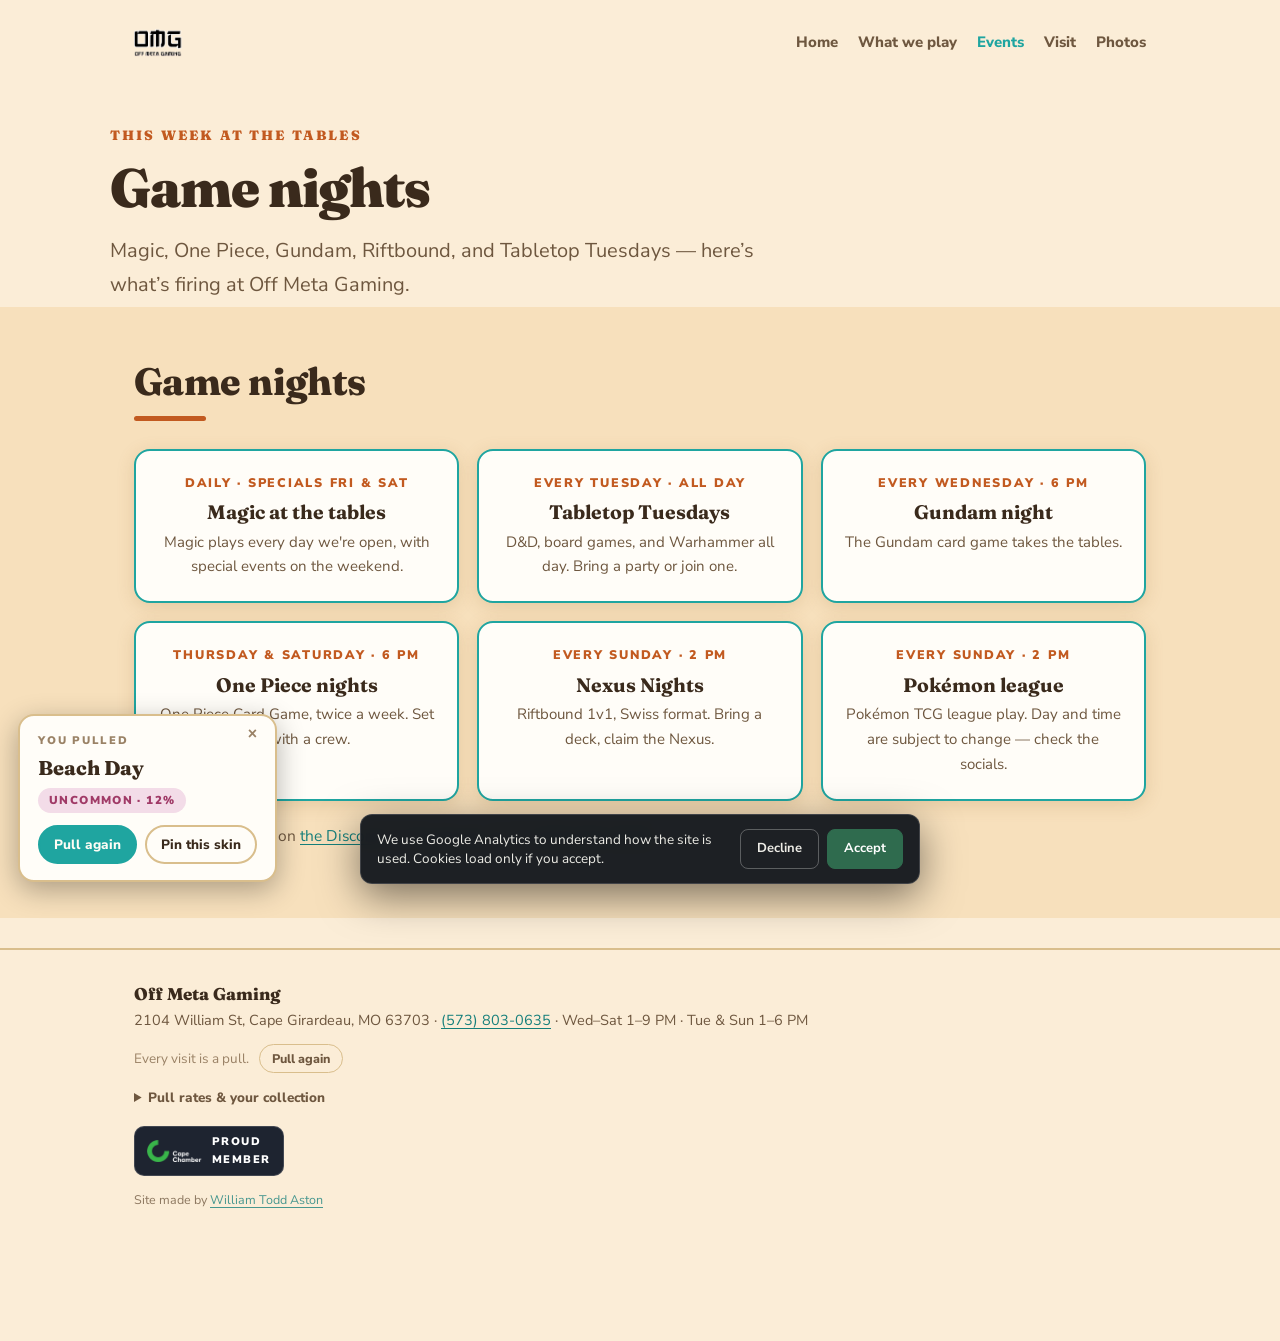
<file: events.html>
<!doctype html>
<html lang="en">
<head>
<meta charset="utf-8">
<title>Game nights · Off Meta Gaming</title>
<meta name="description" content="Weekly game nights at Off Meta Gaming in Cape Girardeau — Magic, One Piece, Gundam, Riftbound Nexus Nights, and Tabletop Tuesdays.">
<meta name="viewport" content="width=device-width, initial-scale=1">
<link rel="canonical" href="https://offmetagaming.net/events.html">
<meta property="og:url" content="https://offmetagaming.net/events.html">
<meta property="og:type" content="website">
<meta property="og:site_name" content="Off Meta Gaming">
<meta property="og:title" content="Game nights at Off Meta Gaming">
<meta property="og:description" content="Weekly tournaments and casual play — Magic, One Piece, Gundam, Riftbound, and Tabletop Tuesdays in Cape Girardeau, MO.">
<meta property="og:image" content="https://offmetagaming.net/assets/og-beach.jpg">
<meta property="og:image:width" content="1200">
<meta property="og:image:height" content="630">
<meta name="twitter:card" content="summary_large_image">
<link rel="icon" type="image/png" href="/assets/favicon.png">
<meta name="theme-color" content="#2F6B4E" id="metaThemeColor">
<link rel="preconnect" href="https://fonts.googleapis.com">
<link rel="preconnect" href="https://fonts.gstatic.com" crossorigin>
<link rel="stylesheet" href="https://fonts.googleapis.com/css2?family=Fraunces:ital,opsz,wght,SOFT@0,9..144,400..900,50;1,9..144,400..900,50&family=Baloo+2:wght@600;700;800&family=Zen+Maru+Gothic:wght@700;900&family=Pixelify+Sans:wght@400..700&family=IBM+Plex+Mono:wght@500;700&family=Nunito+Sans:ital,wght@0,400;0,700;0,800;0,900;1,400&display=swap">
<link rel="stylesheet" href="/assets/omg.css">
<script src="/assets/skin-roll.js"></script>
<script src="/assets/analytics.js"></script>
</head>
<body>

<!-- decorative treatment layers (skin-gated, aria-hidden) -->
<div class="petals" aria-hidden="true">
  <span class="petal" style="left:7%;animation-duration:11s"></span>
  <span class="petal" style="left:22%;animation-duration:14s;animation-delay:2s"></span>
  <span class="petal" style="left:41%;animation-duration:12s;animation-delay:5s"></span>
  <span class="petal" style="left:63%;animation-duration:15s;animation-delay:1s"></span>
  <span class="petal" style="left:78%;animation-duration:10s;animation-delay:4s"></span>
  <span class="petal" style="left:91%;animation-duration:13s;animation-delay:6s"></span>
</div>
<div class="fullart" aria-hidden="true"></div>
<div class="stars" aria-hidden="true"></div>
<div class="stars s2" aria-hidden="true"></div>
<div class="nebula" aria-hidden="true"></div>
<div class="retro-dots" aria-hidden="true"></div>
<div class="manga-tone" aria-hidden="true"></div>
<div class="manga-burst" aria-hidden="true"></div>
<div class="retro-frame" aria-hidden="true"></div>
<div class="retro-badge" aria-hidden="true">★ 1ST EDITION ’99</div>
<div class="sheen" aria-hidden="true"></div>
<div class="serial-fixed" aria-hidden="true" id="serialFixed">OMG № 0000/0500</div>
<div class="one-stamp" aria-hidden="true">✦ 1/1 · THE NEXUS ✦</div>
<span class="spark" style="top:12%;left:6%" aria-hidden="true">✦</span>
<span class="spark" style="top:30%;right:8%;animation-delay:1s" aria-hidden="true">✦</span>
<span class="spark" style="bottom:26%;left:12%;animation-delay:2s" aria-hidden="true">✦</span>
<span class="spark" style="bottom:40%;right:14%;animation-delay:1.6s" aria-hidden="true">✦</span>
<div class="karps" aria-hidden="true"><img class="karp" src="/assets/karp-1.png" alt="" style="width:150px;left:5%;top:15%;animation-duration:11s;animation-delay:-0s"><img class="karp" src="/assets/karp-2.png" alt="" style="width:90px;left:70%;top:8%;animation-duration:8s;animation-delay:-3s"><img class="karp" src="/assets/karp-1.png" alt="" style="width:200px;left:25%;top:55%;animation-duration:15s;animation-delay:-6s"><img class="karp" src="/assets/karp-2.png" alt="" style="width:70px;left:85%;top:45%;animation-duration:7s;animation-delay:-1.5s"><img class="karp" src="/assets/karp-1.png" alt="" style="width:120px;left:45%;top:25%;animation-duration:10s;animation-delay:-8s"><img class="karp" src="/assets/karp-2.png" alt="" style="width:60px;left:10%;top:70%;animation-duration:6s;animation-delay:-4.5s"><img class="karp" src="/assets/karp-1.png" alt="" style="width:170px;left:60%;top:65%;animation-duration:13s;animation-delay:-10s"></div>
<div class="karp-stamp" aria-hidden="true">✨ GOLDEN KARP · 1/1000 ✨</div>

<main>
<div class="wrap">
  <nav class="topbar" aria-label="Main">
    <a class="wordmark" href="index.html"><img class="wm li-light" src="/assets/omg-black.png" alt="" onerror="document.documentElement.classList.add('noimg')"><img class="wm li-dark" src="/assets/omg-white.png" alt="" onerror="document.documentElement.classList.add('noimg')"><span class="wm-text"><span class="omg" aria-hidden="true">OMG</span>Off Meta Gaming</span></a>
    <div class="topnav">
      <a href="index.html">Home</a>
      <a href="index.html#play">What we play</a>
      <a href="events.html" aria-current="page">Events</a>
      <a href="visit.html">Visit</a>
      <a href="photos.html" id="navPhotos">Photos</a>
    </div>
  </nav>
</div>
<header class="wrap pagehead">
  <div class="kicker">This week at the tables</div>
  <h1>Game nights</h1>
  <p class="lede">Magic, One Piece, Gundam, Riftbound, and Tabletop Tuesdays — here&rsquo;s what&rsquo;s firing at Off Meta Gaming.</p>
</header>
<section class="band" id="events">
  <div class="wrap">
    <div class="sec-head"><h2>Game nights</h2><div class="rule"></div></div>
    <div class="events">
      <div class="event live"><div class="when">Daily · specials Fri &amp; Sat</div><h3>Magic at the tables</h3><p>Magic plays every day we're open, with special events on the weekend.</p></div>
      <div class="event live"><div class="when">Every Tuesday · All day</div><h3>Tabletop Tuesdays</h3><p>D&amp;D, board games, and Warhammer all day. Bring a party or join one.</p></div>
      <div class="event live"><div class="when">Every Wednesday · 6 PM</div><h3>Gundam night</h3><p>The Gundam card game takes the tables.</p></div>
      <div class="event live"><div class="when">Thursday &amp; Saturday · 6 PM</div><h3>One Piece nights</h3><p>One Piece Card Game, twice a week. Set sail with a crew.</p></div>
      <div class="event live"><div class="when">Every Sunday · 2 PM</div><h3>Nexus Nights</h3><p>Riftbound 1v1, Swiss format. Bring a deck, claim the Nexus.</p></div>
      <div class="event live"><div class="when">Every Sunday · 2 PM</div><h3>Pokémon league</h3><p>Pokémon TCG league play. Day and time are subject to change — check the socials.</p></div>
    </div>
    <p class="events-note">Schedules drop first on <a href="https://discord.gg/c3nWQ8a9ea" target="_blank" rel="noopener">the Discord</a> and <a href="https://www.facebook.com/p/Off-Meta-Gaming-61579627653873/" target="_blank" rel="noopener">Facebook</a>, or call <a href="tel:+15738030635">(573)&nbsp;803&#8209;0635</a>.</p>
  </div>
</section>
<footer>
  <div class="wrap">
    <div class="fm">Off Meta Gaming</div>
    2104 William St, Cape Girardeau, MO 63703 · <a href="tel:+15738030635">(573) 803-0635</a> · Wed–Sat 1–9 PM · Tue &amp; Sun 1–6 PM
    <div class="js-only">
    <div style="margin-top:12px;display:flex;gap:10px;align-items:center;flex-wrap:wrap;font-size:13.5px;color:var(--ink-3)">
      Every visit is a pull. <button class="mini-link" id="footerReroll">Pull again</button>
    </div>
    <details class="rates">
      <summary>Pull rates &amp; your collection</summary>
      <p class="rates-hint">Tap any skin to try it on. Trying on doesn't count. Only real pulls earn a ✓. Pity rule: 6 pulls without a Rare or better guarantee one.</p>
      <table aria-label="Skin pull rates"><tbody id="ratesBody"></tbody></table>
    </details>
    </div>
    <div style="margin-top:16px"><a class="chamber-badge" href="http://capechamber.chambermaster.com/list/member/off-meta-gaming-8783" target="_blank" rel="noopener" style="display:inline-flex;align-items:center;gap:10px;background:#1E2430;border-radius:10px;padding:6px 12px;text-decoration:none;vertical-align:middle;border:1px solid rgba(255,255,255,.16)"><img src="[data-uri]" alt="Cape Girardeau Area Chamber of Commerce" style="height:22px;width:auto;display:block"><span style="font-size:11px;font-weight:900;letter-spacing:.14em;text-transform:uppercase;color:#FFFFFF">Proud<br>Member</span></a></div>
  <div style="margin-top:14px;font-size:12.5px;opacity:.78">Site made by <a href="mailto:toddshandle@gmail.com?subject=Off%20Meta%20Gaming%20website">William Todd Aston</a></div>
  </div>
</footer>
</main>
<div class="announce-wrap" id="announceWrap" role="dialog" aria-modal="true" aria-label="Store announcement">
  <div class="announce">
    <button class="a-close" id="announceClose" aria-label="Dismiss">×</button>
    <div class="a-label">From the shop</div>
    <div class="a-text" id="announceText"></div>
  </div>
</div>
<div class="pull-toast fresh hidden" id="pullToast">
  <button class="pt-close" id="ptClose" aria-label="Dismiss">×</button>
  <div role="status">
    <div class="pt-label" id="ptLabel">You pulled</div>
    <div class="pt-name" id="ptName">Classic</div>
    <span class="pt-rarity r-common" id="ptRarity">Common · 47%</span>
  </div>
  <div class="pt-row">
    <button class="mini solid" id="ptReroll">Pull again</button>
    <button class="mini" id="ptPin">Pin this skin</button>
  </div>
</div>
<script src="/assets/omg-app.js"></script>
</body>
</html>
</file>
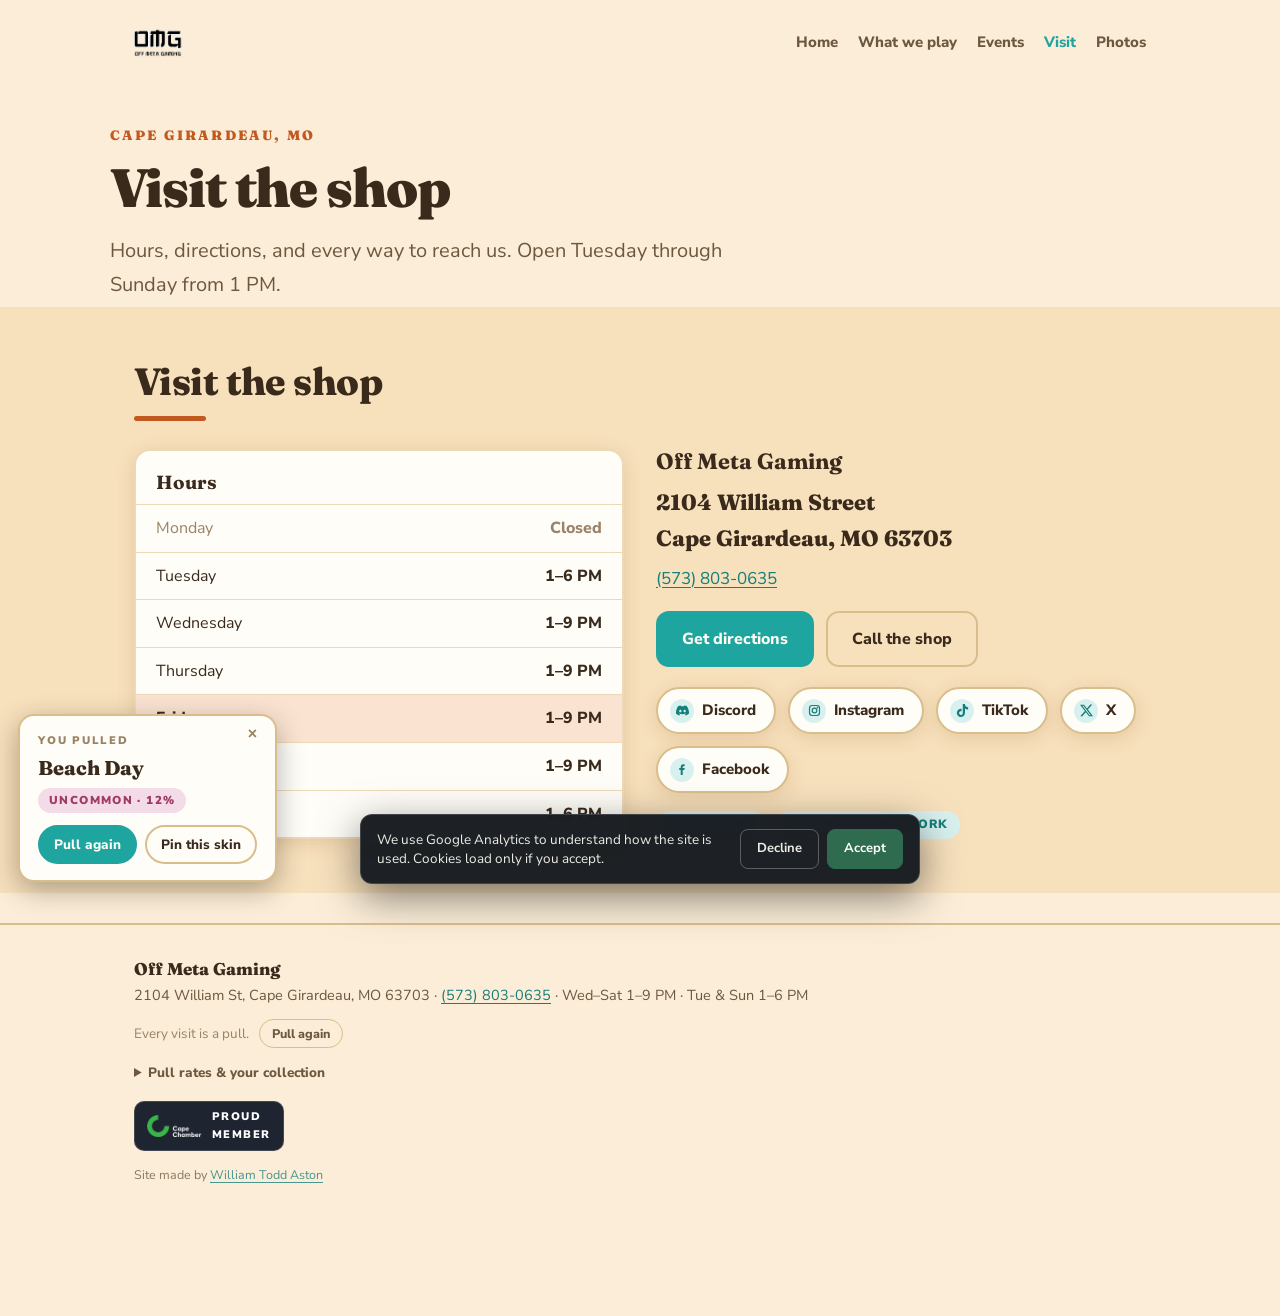
<file: visit.html>
<!doctype html>
<html lang="en">
<head>
<meta charset="utf-8">
<title>Visit · Off Meta Gaming</title>
<meta name="description" content="Hours, address, and directions to Off Meta Gaming — 2104 William St, Cape Girardeau, MO 63703. Open Tue–Sun from 1 PM.">
<meta name="viewport" content="width=device-width, initial-scale=1">
<link rel="canonical" href="https://offmetagaming.net/visit.html">
<meta property="og:url" content="https://offmetagaming.net/visit.html">
<meta property="og:type" content="website">
<meta property="og:site_name" content="Off Meta Gaming">
<meta property="og:title" content="Visit Off Meta Gaming">
<meta property="og:description" content="2104 William St, Cape Girardeau, MO. Hours, directions, and socials. Open Tuesday through Sunday from 1 PM.">
<meta property="og:image" content="https://offmetagaming.net/assets/og-beach.jpg">
<meta property="og:image:width" content="1200">
<meta property="og:image:height" content="630">
<meta name="twitter:card" content="summary_large_image">
<link rel="icon" type="image/png" href="/assets/favicon.png">
<meta name="theme-color" content="#2F6B4E" id="metaThemeColor">
<link rel="preconnect" href="https://fonts.googleapis.com">
<link rel="preconnect" href="https://fonts.gstatic.com" crossorigin>
<link rel="stylesheet" href="https://fonts.googleapis.com/css2?family=Fraunces:ital,opsz,wght,SOFT@0,9..144,400..900,50;1,9..144,400..900,50&family=Baloo+2:wght@600;700;800&family=Zen+Maru+Gothic:wght@700;900&family=Pixelify+Sans:wght@400..700&family=IBM+Plex+Mono:wght@500;700&family=Nunito+Sans:ital,wght@0,400;0,700;0,800;0,900;1,400&display=swap">
<link rel="stylesheet" href="/assets/omg.css">
<script src="/assets/skin-roll.js"></script>
<script src="/assets/analytics.js"></script>
</head>
<body>

<!-- decorative treatment layers (skin-gated, aria-hidden) -->
<div class="petals" aria-hidden="true">
  <span class="petal" style="left:7%;animation-duration:11s"></span>
  <span class="petal" style="left:22%;animation-duration:14s;animation-delay:2s"></span>
  <span class="petal" style="left:41%;animation-duration:12s;animation-delay:5s"></span>
  <span class="petal" style="left:63%;animation-duration:15s;animation-delay:1s"></span>
  <span class="petal" style="left:78%;animation-duration:10s;animation-delay:4s"></span>
  <span class="petal" style="left:91%;animation-duration:13s;animation-delay:6s"></span>
</div>
<div class="fullart" aria-hidden="true"></div>
<div class="stars" aria-hidden="true"></div>
<div class="stars s2" aria-hidden="true"></div>
<div class="nebula" aria-hidden="true"></div>
<div class="retro-dots" aria-hidden="true"></div>
<div class="manga-tone" aria-hidden="true"></div>
<div class="manga-burst" aria-hidden="true"></div>
<div class="retro-frame" aria-hidden="true"></div>
<div class="retro-badge" aria-hidden="true">★ 1ST EDITION ’99</div>
<div class="sheen" aria-hidden="true"></div>
<div class="serial-fixed" aria-hidden="true" id="serialFixed">OMG № 0000/0500</div>
<div class="one-stamp" aria-hidden="true">✦ 1/1 · THE NEXUS ✦</div>
<span class="spark" style="top:12%;left:6%" aria-hidden="true">✦</span>
<span class="spark" style="top:30%;right:8%;animation-delay:1s" aria-hidden="true">✦</span>
<span class="spark" style="bottom:26%;left:12%;animation-delay:2s" aria-hidden="true">✦</span>
<span class="spark" style="bottom:40%;right:14%;animation-delay:1.6s" aria-hidden="true">✦</span>
<div class="karps" aria-hidden="true"><img class="karp" src="/assets/karp-1.png" alt="" style="width:150px;left:5%;top:15%;animation-duration:11s;animation-delay:-0s"><img class="karp" src="/assets/karp-2.png" alt="" style="width:90px;left:70%;top:8%;animation-duration:8s;animation-delay:-3s"><img class="karp" src="/assets/karp-1.png" alt="" style="width:200px;left:25%;top:55%;animation-duration:15s;animation-delay:-6s"><img class="karp" src="/assets/karp-2.png" alt="" style="width:70px;left:85%;top:45%;animation-duration:7s;animation-delay:-1.5s"><img class="karp" src="/assets/karp-1.png" alt="" style="width:120px;left:45%;top:25%;animation-duration:10s;animation-delay:-8s"><img class="karp" src="/assets/karp-2.png" alt="" style="width:60px;left:10%;top:70%;animation-duration:6s;animation-delay:-4.5s"><img class="karp" src="/assets/karp-1.png" alt="" style="width:170px;left:60%;top:65%;animation-duration:13s;animation-delay:-10s"></div>
<div class="karp-stamp" aria-hidden="true">✨ GOLDEN KARP · 1/1000 ✨</div>

<main>
<div class="wrap">
  <nav class="topbar" aria-label="Main">
    <a class="wordmark" href="index.html"><img class="wm li-light" src="/assets/omg-black.png" alt="" onerror="document.documentElement.classList.add('noimg')"><img class="wm li-dark" src="/assets/omg-white.png" alt="" onerror="document.documentElement.classList.add('noimg')"><span class="wm-text"><span class="omg" aria-hidden="true">OMG</span>Off Meta Gaming</span></a>
    <div class="topnav">
      <a href="index.html">Home</a>
      <a href="index.html#play">What we play</a>
      <a href="events.html">Events</a>
      <a href="visit.html" aria-current="page">Visit</a>
      <a href="photos.html" id="navPhotos">Photos</a>
    </div>
  </nav>
</div>
<header class="wrap pagehead">
  <div class="kicker">Cape Girardeau, MO</div>
  <h1>Visit the shop</h1>
  <p class="lede">Hours, directions, and every way to reach us. Open Tuesday through Sunday from 1 PM.</p>
</header>
<section class="band" id="visit">
  <div class="wrap">
    <div class="sec-head"><h2>Visit the shop</h2><div class="rule"></div></div>
    <div class="visit">
      <div class="hours">
        <table id="hoursTable">
          <caption>Hours</caption>
          <tbody>
            <tr data-day="1" class="closed"><td>Monday</td><td>Closed</td></tr>
            <tr data-day="2"><td>Tuesday</td><td>1–6 PM</td></tr>
            <tr data-day="3"><td>Wednesday</td><td>1–9 PM</td></tr>
            <tr data-day="4"><td>Thursday</td><td>1–9 PM</td></tr>
            <tr data-day="5"><td>Friday</td><td>1–9 PM</td></tr>
            <tr data-day="6"><td>Saturday</td><td>1–9 PM</td></tr>
            <tr data-day="0"><td>Sunday</td><td>1–6 PM</td></tr>
          </tbody>
        </table>
      </div>
      <div class="addr">
        <h3>Off Meta Gaming</h3>
        <p class="big">2104 William Street<br>Cape Girardeau, MO 63703</p>
        <p><a href="tel:+15738030635">(573) 803-0635</a></p>
        <div class="actions">
          <a class="btn primary" href="https://www.google.com/maps/search/?api=1&query=Off+Meta+Gaming+2104+William+St+Cape+Girardeau+MO+63703" target="_blank" rel="noopener">Get directions</a>
          <a class="btn ghost" href="tel:+15738030635">Call the shop</a>
        </div>
        <div class="socials" id="socials" style="scroll-margin-top:24px">
          <a class="social" data-net="discord" href="https://discord.gg/c3nWQ8a9ea" target="_blank" rel="noopener"><span class="ficon" aria-hidden="true"><svg viewBox="0 0 24 24" width="13" height="13" aria-hidden="true" style="display:block"><path fill="currentColor" d="M20.317 4.3698a19.7913 19.7913 0 00-4.8851-1.5152.0741.0741 0 00-.0785.0371c-.211.3753-.4447.8648-.6083 1.2495-1.8447-.2762-3.68-.2762-5.4868 0-.1636-.3933-.4058-.8742-.6177-1.2495a.077.077 0 00-.0785-.037 19.7363 19.7363 0 00-4.8852 1.515.0699.0699 0 00-.0321.0277C.5334 9.0458-.319 13.5799.0992 18.0578a.0824.0824 0 00.0312.0561c2.0528 1.5076 4.0413 2.4228 5.9929 3.0294a.0777.0777 0 00.0842-.0276c.4616-.6304.8731-1.2952 1.226-1.9942a.076.076 0 00-.0416-.1057c-.6528-.2476-1.2743-.5495-1.8722-.8923a.077.077 0 01-.0076-.1277c.1258-.0943.2517-.1923.3718-.2914a.0743.0743 0 01.0776-.0105c3.9278 1.7933 8.18 1.7933 12.0614 0a.0739.0739 0 01.0785.0095c.1202.099.246.1981.3728.2924a.077.077 0 01-.0066.1276 12.2986 12.2986 0 01-1.873.8914.0766.0766 0 00-.0407.1067c.3604.698.7719 1.3628 1.225 1.9932a.076.076 0 00.0842.0286c1.961-.6067 3.9495-1.5219 6.0023-3.0294a.077.077 0 00.0313-.0552c.5004-5.177-.8382-9.6739-3.5485-13.6604a.061.061 0 00-.0312-.0286zM8.02 15.3312c-1.1825 0-2.1569-1.0857-2.1569-2.419 0-1.3332.9555-2.4189 2.157-2.4189 1.2108 0 2.1757 1.0952 2.1568 2.419 0 1.3332-.9555 2.4189-2.1569 2.4189zm7.9748 0c-1.1825 0-2.1569-1.0857-2.1569-2.419 0-1.3332.9554-2.4189 2.1569-2.4189 1.2108 0 2.1757 1.0952 2.1568 2.419 0 1.3332-.946 2.4189-2.1568 2.4189Z"/></svg></span>Discord</a>
          <a class="social" data-net="instagram" href="https://www.instagram.com/offmetasocials" target="_blank" rel="noopener"><span class="ficon" aria-hidden="true"><svg viewBox="0 0 24 24" width="13" height="13" aria-hidden="true" style="display:block"><rect x="2.8" y="2.8" width="18.4" height="18.4" rx="5" fill="none" stroke="currentColor" stroke-width="2.2"/><circle cx="12" cy="12" r="4.3" fill="none" stroke="currentColor" stroke-width="2.2"/><circle cx="17.35" cy="6.65" r="1.45" fill="currentColor"/></svg></span>Instagram</a>
          <a class="social" data-net="tiktok" href="https://www.tiktok.com/@offmetasocials" target="_blank" rel="noopener"><span class="ficon" aria-hidden="true"><svg viewBox="0 0 24 24" width="13" height="13" aria-hidden="true" style="display:block"><path fill="currentColor" d="M12.525.02c1.31-.02 2.61-.01 3.91-.02.08 1.53.63 3.09 1.75 4.17 1.12 1.11 2.7 1.62 4.24 1.79v4.03c-1.44-.05-2.89-.35-4.2-.97-.57-.26-1.1-.59-1.62-.93-.01 2.92.01 5.84-.02 8.75-.08 1.4-.54 2.79-1.35 3.94-1.31 1.92-3.58 3.17-5.91 3.21-1.43.08-2.86-.31-4.08-1.03-2.02-1.19-3.44-3.37-3.65-5.71-.02-.5-.03-1-.01-1.49.18-1.9 1.12-3.72 2.58-4.96 1.66-1.44 3.98-2.13 6.15-1.72.02 1.48-.04 2.96-.04 4.44-.99-.32-2.15-.23-3.02.37-.63.41-1.11 1.04-1.36 1.75-.21.51-.15 1.07-.14 1.61.24 1.64 1.82 3.02 3.5 2.87 1.12-.01 2.19-.66 2.77-1.61.19-.33.4-.67.41-1.06.1-1.79.06-3.57.07-5.36.01-4.03-.01-8.05.02-12.07z"/></svg></span>TikTok</a>
          <a class="social" data-net="x" href="https://x.com/offmetasocials" target="_blank" rel="noopener"><span class="ficon" aria-hidden="true"><svg viewBox="0 0 24 24" width="13" height="13" aria-hidden="true" style="display:block"><path fill="currentColor" d="M18.901 1.153h3.68l-8.04 9.19L24 22.846h-7.406l-5.8-7.584-6.638 7.584H.474l8.6-9.83L0 1.154h7.594l5.243 6.932ZM17.61 20.644h2.039L6.486 3.24H4.298Z"/></svg></span>X</a>
          <a class="social" data-net="facebook" href="https://www.facebook.com/p/Off-Meta-Gaming-61579627653873/" target="_blank" rel="noopener"><span class="ficon" aria-hidden="true"><svg viewBox="0 0 24 24" width="13" height="13" aria-hidden="true" style="display:block"><path fill="currentColor" d="M15.9 2.5h-2.7c-2.7 0-4.5 1.8-4.5 4.5v2.4H6v3.5h2.7v9.1h3.7v-9.1h3.1l.6-3.5h-3.7V7.3c0-.9.4-1.4 1.4-1.4h2.1z"/></svg></span>Facebook</a>
        </div>
        <div style="margin-top:18px;display:flex;flex-wrap:wrap;gap:10px;align-items:center">
          <span class="tag" style="margin-bottom:0">WPN store</span>
          <span class="tag" style="margin-bottom:0">Riftbound network</span>
        </div>
      </div>
    </div>
  </div>
</section>
<footer>
  <div class="wrap">
    <div class="fm">Off Meta Gaming</div>
    2104 William St, Cape Girardeau, MO 63703 · <a href="tel:+15738030635">(573) 803-0635</a> · Wed–Sat 1–9 PM · Tue &amp; Sun 1–6 PM
    <div class="js-only">
    <div style="margin-top:12px;display:flex;gap:10px;align-items:center;flex-wrap:wrap;font-size:13.5px;color:var(--ink-3)">
      Every visit is a pull. <button class="mini-link" id="footerReroll">Pull again</button>
    </div>
    <details class="rates">
      <summary>Pull rates &amp; your collection</summary>
      <p class="rates-hint">Tap any skin to try it on. Trying on doesn't count. Only real pulls earn a ✓. Pity rule: 6 pulls without a Rare or better guarantee one.</p>
      <table aria-label="Skin pull rates"><tbody id="ratesBody"></tbody></table>
    </details>
    </div>
    <div style="margin-top:16px"><a class="chamber-badge" href="http://capechamber.chambermaster.com/list/member/off-meta-gaming-8783" target="_blank" rel="noopener" style="display:inline-flex;align-items:center;gap:10px;background:#1E2430;border-radius:10px;padding:6px 12px;text-decoration:none;vertical-align:middle;border:1px solid rgba(255,255,255,.16)"><img src="[data-uri]" alt="Cape Girardeau Area Chamber of Commerce" style="height:22px;width:auto;display:block"><span style="font-size:11px;font-weight:900;letter-spacing:.14em;text-transform:uppercase;color:#FFFFFF">Proud<br>Member</span></a></div>
  <div style="margin-top:14px;font-size:12.5px;opacity:.78">Site made by <a href="mailto:toddshandle@gmail.com?subject=Off%20Meta%20Gaming%20website">William Todd Aston</a></div>
  </div>
</footer>
</main>
<div class="announce-wrap" id="announceWrap" role="dialog" aria-modal="true" aria-label="Store announcement">
  <div class="announce">
    <button class="a-close" id="announceClose" aria-label="Dismiss">×</button>
    <div class="a-label">From the shop</div>
    <div class="a-text" id="announceText"></div>
  </div>
</div>
<div class="pull-toast fresh hidden" id="pullToast">
  <button class="pt-close" id="ptClose" aria-label="Dismiss">×</button>
  <div role="status">
    <div class="pt-label" id="ptLabel">You pulled</div>
    <div class="pt-name" id="ptName">Classic</div>
    <span class="pt-rarity r-common" id="ptRarity">Common · 47%</span>
  </div>
  <div class="pt-row">
    <button class="mini solid" id="ptReroll">Pull again</button>
    <button class="mini" id="ptPin">Pin this skin</button>
  </div>
</div>
<script src="/assets/omg-app.js"></script>
</body>
</html>
</file>
<file: assets/omg.css>
/* ============================================================
   SKIN TOKEN SETS — each skin is a COMPLETE committed world.
   :root carries CLASSIC so the pre-JS paint is always coherent.
   ============================================================ */
:root{
  --ground:#FAF6ED; --ground-2:#F1EADC; --card:#FFFDF7;
  --ink:#28211A; --ink-2:#5A4F41; --ink-3:#8A7D6B;
  --acc:#2F6B4E; --acc-deep:#24553D; --acc-soft:#E3EDE5;
  --pop:#C98F2D; --pop-soft:#F6E9CE;
  --alt:#D8447C; --alt-soft:#F9E3ED;
  --line:#DDD3C0; --line-2:#C9BCA4;
  --btn-ink:#FDFBF5;
  --shadow:0 3px 16px rgba(60,45,20,.12);
  --radius:14px;
  --display:"Fraunces","Georgia",serif;
  --accent-font:"Fraunces",serif;
}
:root[data-skin="sakura"]{
  --ground:#FFF1F5; --ground-2:#FFE4EC; --card:#FFFFFF;
  --ink:#4A2B3A; --ink-2:#7C5A6B; --ink-3:#A98A99;
  --acc:#E85D8A; --acc-deep:#C94371; --acc-soft:#FBD7E3;
  --pop:#2E7D5B; --pop-soft:#DFF3EA;
  --alt:#9B8CC9; --alt-soft:#EBE6F7;
  --line:#F3CBD8; --line-2:#EBACC3;
  --btn-ink:#FFFFFF;
  --shadow:0 4px 18px rgba(200,90,130,.16);
  --radius:22px;
  --display:"Baloo 2","Zen Maru Gothic",cursive;
  --accent-font:"Zen Maru Gothic",sans-serif;
}
:root[data-skin="beach"]{
  --ground:#FBEDD7; --ground-2:#F7E0BC; --card:#FFFDF8;
  --ink:#3A2A1C; --ink-2:#6E573F; --ink-3:#9A8266;
  --acc:#1FA5A0; --acc-deep:#157F7B; --acc-soft:#D8F1EF;
  --pop:#C25A20; --pop-soft:#FBE3D2;
  --alt:#C75C8E; --alt-soft:#F7DEEA;
  --line:#EDD9B8; --line-2:#D9BE8C;
  --btn-ink:#FFFDF5;
  --shadow:0 4px 18px rgba(150,100,40,.18);
  --radius:16px;
  --display:"Fraunces","Georgia",serif;
  --accent-font:"Fraunces",serif;
}
:root[data-skin="karp"]{
  --ground:#F9E9B8; --ground-2:#F3DC92; --card:#FFF9E3;
  --ink:#4A3608; --ink-2:#7A5F1D; --ink-3:#A08745;
  --acc:#B8860B; --acc-deep:#8F6A08; --acc-soft:#F3E3AC;
  --pop:#C23A14; --pop-soft:#F9DCD0;
  --alt:#8A6A15; --alt-soft:#F0E4BC;
  --line:#E8D189; --line-2:#CDB05E;
  --btn-ink:#FFFDF0;
  --shadow:0 4px 22px rgba(160,120,20,.3);
  --radius:18px;
  --display:"Fraunces","Georgia",serif;
  --accent-font:"Fraunces",serif;
}
:root[data-skin="manga"]{
  --ground:#FFFFFF; --ground-2:#F1F1F1; --card:#FFFFFF;
  --ink:#111111; --ink-2:#333333; --ink-3:#757575;
  --acc:#111111; --acc-deep:#000000; --acc-soft:#ECECEC;
  --pop:#E60012; --pop-soft:#FBDCDC;
  --alt:#555555; --alt-soft:#E6E6E6;
  --line:#111111; --line-2:#111111;
  --btn-ink:#FFFFFF;
  --shadow:6px 6px 0 #111111;
  --radius:4px;
  --display:"Zen Maru Gothic","Baloo 2",sans-serif;
  --accent-font:"Zen Maru Gothic",sans-serif;
}
:root[data-skin="halloween"]{
  --ground:#0B0E22; --ground-2:#111530; --card:#141938;
  --ink:#E9EEFF; --ink-2:#AEB8E0; --ink-3:#7C86B4;
  --acc:#8FD0FF; --acc-deep:#B5E0FF; --acc-soft:#12294A;
  --pop:#F08A24; --pop-soft:#3A2410;
  --alt:#5E9C77; --alt-soft:#14301F;
  --line:#232A52; --line-2:#3A4380;
  --btn-ink:#0A0D1E;
  --shadow:0 6px 24px rgba(0,0,0,.6);
  --radius:14px;
  --display:"Fraunces","Georgia",serif;
  --accent-font:"Fraunces",serif;
}
:root[data-skin="retro"]{
  --ground:#F4E8C1; --ground-2:#EAD9A6; --card:#FBF3D8;
  --ink:#2A2314; --ink-2:#5C4F2E; --ink-3:#8A7A50;
  --acc:#1B53BA; --acc-deep:#123C8C; --acc-soft:#D6E0F5;
  --pop:#E3350D; --pop-soft:#F8D9CF;
  --alt:#8A6A00; --alt-soft:#F2E5B8;
  --line:#D9C88F; --line-2:#C0AB66;
  --btn-ink:#FFFDF2;
  --shadow:3px 3px 0 rgba(42,35,20,.28);
  --radius:6px;
  --display:"Pixelify Sans","Courier New",monospace;
  --accent-font:"Pixelify Sans",monospace;
}
:root[data-skin="midnight"]{
  --ground:#0B0C14; --ground-2:#111320; --card:#151726;
  --ink:#E6E9F7; --ink-2:#A3A9C7; --ink-3:#7B81A3;
  --acc:#8FD8D2; --acc-deep:#B5EAE5; --acc-soft:#122B30;
  --pop:#C9CFE8; --pop-soft:#232741;
  --alt:#8E96B8; --alt-soft:#1D2036;
  --line:#262A44; --line-2:#3F4569;
  --btn-ink:#0A0B12;
  --shadow:0 4px 20px rgba(0,0,0,.6);
  --radius:12px;
  --display:"Fraunces","Georgia",serif;
  --accent-font:"Fraunces",serif;
}
:root[data-skin="surge"]{
  --ground:#0E1230; --ground-2:#131840; --card:rgba(17,22,56,.72);
  --ink:#F1F3FF; --ink-2:#C3C9F2; --ink-3:#8F97CD;
  --acc:#57E6C4; --acc-deep:#8FF3DC; --acc-soft:#0E3A38;
  --pop:#FF7ED2; --pop-soft:#43163A;
  --alt:#9FA8FF; --alt-soft:#232B66;
  --line:#2E3670; --line-2:#525CA8;
  --btn-ink:#08102A;
  --shadow:0 6px 24px rgba(0,0,0,.5);
  --radius:16px;
  --display:"Fraunces","Georgia",serif;
  --accent-font:"Fraunces",serif;
}
:root[data-skin="gold"]{
  --ground:#F8EFD4; --ground-2:#F0E2B6; --card:#FFFAE8;
  --ink:#3A2D0F; --ink-2:#6C5824; --ink-3:#97824B;
  --acc:#A8811C; --acc-deep:#876710; --acc-soft:#F0E1AF;
  --pop:#C23B2A; --pop-soft:#F5D8D0;
  --alt:#7A6420; --alt-soft:#EFE5C4;
  --line:#E0CF97; --line-2:#C6B06A;
  --btn-ink:#FFFDF2;
  --shadow:0 4px 20px rgba(140,110,30,.24);
  --radius:14px;
  --display:"Fraunces","Georgia",serif;
  --accent-font:"Fraunces",serif;
}
:root[data-skin="serial"]{
  --ground:#0F0F0F; --ground-2:#151513; --card:#1B1A17;
  --ink:#F2EAD8; --ink-2:#C9BD9F; --ink-3:#8F8568;
  --acc:#D4AF37; --acc-deep:#E8C963; --acc-soft:#2E2712;
  --pop:#D4AF37; --pop-soft:#2E2712;
  --alt:#A8A090; --alt-soft:#242220;
  --line:#2C2A24; --line-2:#6E5B22;
  --btn-ink:#141310;
  --shadow:0 4px 22px rgba(0,0,0,.65);
  --radius:10px;
  --display:"Fraunces","Georgia",serif;
  --accent-font:"IBM Plex Mono",monospace;
}
:root[data-skin="nexus"]{
  --ground:#05040F; --ground-2:#0A0920; --card:#100F26;
  --ink:#F4F2FF; --ink-2:#C4BEE8; --ink-3:#8B83BC;
  --acc:#7FF7E3; --acc-deep:#AFFBEF; --acc-soft:#0E3A38;
  --pop:#FF8FD8; --pop-soft:#3F1638;
  --alt:#B7A6FF; --alt-soft:#272052;
  --line:#252048; --line-2:#4A4287;
  --btn-ink:#07060F;
  --shadow:0 6px 26px rgba(0,0,0,.6);
  --radius:14px;
  --display:"Fraunces","Georgia",serif;
  --accent-font:"Fraunces",serif;
}

*{box-sizing:border-box}
html{scroll-behavior:smooth}
@media (prefers-reduced-motion:reduce){html{scroll-behavior:auto}*{animation:none!important;transition:none!important}.sheen{display:none!important}.karp{transform:none!important}}
@media (max-width:700px){
  .wrap{padding:0 min(8vw,36px)}
}
@media (max-width:560px){
  .retro-badge,.serial-fixed,.one-stamp{bottom:190px}
  .hero{padding-top:26px;gap:30px}
  .hero h1{font-size:clamp(36px,10.5vw,48px)}
  .lede{margin:16px 0 24px}
  .pull-toast{left:12px;right:12px;max-width:none}
}
/* retro's fixed frame overlays the viewport edge — inset the whole page inside it */
:root[data-skin="retro"] main{padding:18px 14px 28px}
:root[data-skin="retro"] .pull-toast{left:24px;bottom:24px}
@media (max-width:560px){
  :root[data-skin="retro"] .pull-toast{left:20px;right:20px;bottom:20px}
}
.js-only{display:none}
:root.js .js-only{display:block}
body{
  margin:0;background:var(--ground);color:var(--ink);
  font-family:"Nunito Sans",-apple-system,"Segoe UI",sans-serif;
  font-size:17px;line-height:1.66;-webkit-font-smoothing:antialiased;overflow-x:hidden;
  transition:background .4s ease;
}
.wrap{max-width:1060px;margin:0 auto;padding:0 24px}
h1,h2,h3{font-family:var(--display);line-height:1.13;text-wrap:balance;margin:0}
a{color:var(--acc-deep);text-underline-offset:3px}
a:focus-visible,button:focus-visible,summary:focus-visible{outline:3px solid var(--pop);outline-offset:3px;border-radius:6px}

/* ============ FOIL / TREATMENT LAYERS ============ */
/* generic decorative layers, enabled per skin */
.petals,.retro-dots,.retro-frame,.retro-badge,.sheen,.fullart,.stars,.nebula,.serial-fixed,.one-stamp,.spark,.karps,.karp-stamp,.manga-tone,.manga-burst{display:none}
main{position:relative;z-index:1}

/* --- sakura: falling petals --- */
:root[data-skin="sakura"] .petals{display:block;position:fixed;inset:0;pointer-events:none;z-index:0}
.petal{position:absolute;top:-30px;width:13px;height:11px;background:var(--acc-soft);border-radius:70% 30% 60% 40%;opacity:.85;animation:fall linear infinite}
@keyframes fall{0%{transform:translate(0,-30px) rotate(0)}100%{transform:translate(64px,105vh) rotate(340deg)}}

/* --- retro '99: halftone dots + 1st edition frame --- */
:root[data-skin="retro"] .retro-dots{display:block;position:fixed;inset:0;pointer-events:none;z-index:0;
  background-image:radial-gradient(rgba(42,35,20,.08) 1px,transparent 1.5px);background-size:9px 9px}
:root[data-skin="retro"] .retro-frame{display:block;position:fixed;inset:0;pointer-events:none;z-index:45;
  border:10px solid #F5C518;box-shadow:inset 0 0 0 3px #1B53BA,inset 0 0 0 5px rgba(42,35,20,.15)}
:root[data-skin="retro"] .retro-badge{display:block;position:fixed;right:18px;bottom:18px;z-index:46;pointer-events:none;
  font-family:"Pixelify Sans",monospace;font-weight:700;font-size:14px;letter-spacing:.08em;color:#2A2314;
  background:#F5C518;border:3px solid #2A2314;border-radius:4px;padding:6px 12px;transform:rotate(-6deg);
  box-shadow:3px 3px 0 rgba(42,35,20,.35)}

/* --- midnight etched: crosshatch etch on surfaces, steel-foil type --- */
:root[data-skin="midnight"] .card,
:root[data-skin="midnight"] .event,
:root[data-skin="midnight"] .hours,
:root[data-skin="midnight"] .social,
:root[data-skin="midnight"] .pcard{
  background-image:
    repeating-linear-gradient(45deg,rgba(200,210,240,.045) 0 1px,transparent 1px 8px),
    repeating-linear-gradient(-45deg,rgba(200,210,240,.04) 0 1px,transparent 1px 8px);
}
:root[data-skin="midnight"] .hand .sleeve-card,:root[data-skin="midnight"] .hand .omg-sticker{display:none}
:root[data-skin="midnight"] .omg-sticker{right:auto;left:50%;top:50%;transform:translate(-50%,-50%) rotate(-4deg);width:230px;height:230px;
  border-color:#8E96B8;box-shadow:0 0 0 6px #1B1E33,0 0 0 7.5px #3F4569,0 14px 40px rgba(0,0,0,.65);
  background-image:repeating-linear-gradient(45deg,rgba(200,210,240,.05) 0 1px,transparent 1px 7px),repeating-linear-gradient(-45deg,rgba(200,210,240,.045) 0 1px,transparent 1px 7px)}
:root[data-skin="midnight"] .sticker-img{width:70%}
:root[data-skin="midnight"] h2{
  background:linear-gradient(100deg,#8E96B8 15%,#EAEEFF 45%,#8E96B8 75%);
  background-size:200% 100%;-webkit-background-clip:text;background-clip:text;color:transparent;
  animation:sheen 7s linear infinite;
}

/* --- surge foil: full-art aurora + rippled foil sheen, glass panels --- */
:root[data-skin="surge"] .fullart{display:block;position:fixed;inset:0;z-index:0;pointer-events:none;
  background:
    radial-gradient(60% 48% at 18% 12%,rgba(87,230,196,.32),transparent 65%),
    radial-gradient(55% 45% at 85% 20%,rgba(255,126,210,.28),transparent 65%),
    radial-gradient(70% 55% at 55% 90%,rgba(159,168,255,.30),transparent 68%),
    radial-gradient(40% 35% at 8% 78%,rgba(87,150,255,.22),transparent 70%),
    var(--ground);
}
:root[data-skin="surge"] .sheen{display:block;position:fixed;inset:-40%;z-index:40;pointer-events:none;opacity:.5;
  mix-blend-mode:screen;
  background:
    repeating-radial-gradient(circle at 28% 22%,rgba(255,255,255,.055) 0 2px,transparent 2px 15px),
    repeating-radial-gradient(circle at 74% 68%,rgba(255,255,255,.05) 0 2px,transparent 2px 19px);
  animation:ripple 16s linear infinite;
}
@keyframes ripple{0%{transform:translate(0,0)}50%{transform:translate(3%,2%)}100%{transform:translate(0,0)}}
:root[data-skin="surge"] .card,
:root[data-skin="surge"] .event,
:root[data-skin="surge"] .hours,
:root[data-skin="surge"] .omg-sticker,
:root[data-skin="surge"] .pull-toast{backdrop-filter:blur(9px);-webkit-backdrop-filter:blur(9px)}
:root[data-skin="surge"] h2{
  background:linear-gradient(100deg,#57E6C4,#9FA8FF 50%,#FF7ED2);
  -webkit-background-clip:text;background-clip:text;color:transparent;
}

/* --- gold holo: metallic gold + animated rainbow sweep --- */
:root[data-skin="gold"] .sheen{display:block;position:fixed;inset:0;z-index:40;pointer-events:none;mix-blend-mode:overlay;
  background:linear-gradient(115deg,transparent 18%,rgba(255,0,90,.34) 32%,rgba(255,214,0,.34) 42%,rgba(0,255,170,.32) 52%,rgba(0,140,255,.32) 62%,rgba(180,0,255,.30) 72%,transparent 86%);
  background-size:300% 300%;animation:pan 9s ease-in-out infinite;
}
@keyframes pan{0%{background-position:0% 0%}50%{background-position:100% 100%}100%{background-position:0% 0%}}
:root[data-skin="gold"] .card,
:root[data-skin="gold"] .event,
:root[data-skin="gold"] .hours{
  border-color:#C9A227;
  background-image:linear-gradient(135deg,rgba(255,0,90,.05),rgba(255,214,0,.06) 30%,rgba(0,255,170,.05) 60%,rgba(0,140,255,.05));
}
:root[data-skin="gold"] h2{
  background:linear-gradient(100deg,#5C4708 10%,#876710 35%,#9C7717 50%,#876710 65%,#5C4708 90%);
  background-size:200% 100%;-webkit-background-clip:text;background-clip:text;color:transparent;
  animation:sheen 6s linear infinite;text-shadow:none;
}
:root[data-skin="gold"] .omg-sticker{background:linear-gradient(145deg,#B08D2A,#E8C963 40%,#FFF3C2 52%,#E8C963 64%,#B08D2A);border-color:#6E5511}
:root[data-skin="gold"] .omg-sticker .omg-big{color:#3A2D0F}
:root[data-skin="gold"] .event.live{border-color:#876710}
:root[data-skin="serial"] .event.live{border-color:var(--acc)}

/* --- serialized: carbon + gold double frame + stamped number --- */
:root[data-skin="serial"] body{background-image:repeating-linear-gradient(115deg,rgba(212,175,55,.028) 0 1px,transparent 1px 12px)}
:root[data-skin="serial"] .card,
:root[data-skin="serial"] .event,
:root[data-skin="serial"] .hours{
  border:1px solid #6E5B22;outline:1px solid rgba(212,175,55,.35);outline-offset:4px;
}
:root[data-skin="serial"] h2{color:var(--acc-deep)}
:root[data-skin="serial"] .serial-fixed{display:block;position:fixed;right:18px;bottom:18px;z-index:46;pointer-events:none;
  font-family:"IBM Plex Mono",monospace;font-weight:700;font-size:13px;letter-spacing:.22em;color:#E8C963;
  border:1px solid #6E5B22;background:rgba(15,15,13,.85);padding:8px 14px;border-radius:4px;
  text-shadow:0 1px 0 rgba(0,0,0,.8)}
.serial-inline{display:none;font-family:"IBM Plex Mono",monospace;font-weight:700;letter-spacing:.22em;font-size:13.5px;color:var(--acc-deep);margin-top:14px}
:root[data-skin="serial"] .serial-inline{display:block}

/* --- the nexus 1/1: starfield + nebula + iridescent borders --- */
:root[data-skin="nexus"] .stars{display:block;position:fixed;inset:0;z-index:0;pointer-events:none;
  background-image:
    radial-gradient(1px 1px at 22px 34px,#FFF,transparent),
    radial-gradient(1px 1px at 122px 156px,rgba(255,255,255,.75),transparent),
    radial-gradient(1.6px 1.6px at 200px 62px,rgba(196,222,255,.9),transparent),
    radial-gradient(1px 1px at 68px 220px,rgba(255,255,255,.55),transparent),
    radial-gradient(1.3px 1.3px at 256px 244px,rgba(255,214,255,.8),transparent);
  background-size:290px 270px}
:root[data-skin="nexus"] .stars.s2{background-size:410px 390px;animation:tw 4.5s ease-in-out infinite}
:root[data-skin="nexus"] .nebula{display:block;position:fixed;inset:-12%;z-index:0;pointer-events:none;opacity:.8;
  background:
    radial-gradient(42% 36% at 22% 24%,rgba(127,247,227,.16),transparent 70%),
    radial-gradient(46% 40% at 80% 30%,rgba(255,143,216,.15),transparent 70%),
    radial-gradient(55% 48% at 55% 88%,rgba(183,166,255,.18),transparent 72%);
  animation:drift 40s ease-in-out infinite alternate}
@keyframes drift{0%{transform:translate(0,0) scale(1)}100%{transform:translate(2.5%,1.5%) scale(1.06)}}
:root[data-skin="nexus"] .card,
:root[data-skin="nexus"] .event,
:root[data-skin="nexus"] .hours,
:root[data-skin="nexus"] .pull-toast{
  border:1.5px solid transparent;
  background:
    linear-gradient(var(--card),var(--card)) padding-box,
    linear-gradient(120deg,#7FF7E3,#B7A6FF 40%,#FF8FD8 70%,#7FF7E3) border-box;
}
:root[data-skin="nexus"] h2{
  background:linear-gradient(100deg,#7FF7E3,#B7A6FF 40%,#FF8FD8 70%,#7FF7E3);
  background-size:220% 100%;-webkit-background-clip:text;background-clip:text;color:transparent;
  animation:sheen 5s linear infinite;
}
:root[data-skin="nexus"] .one-stamp{display:block;position:fixed;right:18px;bottom:18px;z-index:46;pointer-events:none;
  font-family:"IBM Plex Mono",monospace;font-weight:700;font-size:13px;letter-spacing:.24em;color:#05040F;
  background:linear-gradient(120deg,#7FF7E3,#B7A6FF,#FF8FD8);padding:8px 14px;border-radius:4px}
:root[data-skin="nexus"] .spark,
:root[data-skin="gold"] .spark{display:block;position:fixed;pointer-events:none;font-size:18px;color:var(--acc);animation:tw 3s ease-in-out infinite;z-index:0}
@keyframes tw{0%,100%{opacity:.2;transform:scale(.85)}50%{opacity:.95;transform:scale(1.15)}}

/* --- manga: screentone, panel borders, speed lines, one red accent --- */
:root[data-skin="manga"] .manga-tone{display:block;position:fixed;inset:0;pointer-events:none;z-index:0;opacity:.5;
  background-image:radial-gradient(rgba(17,17,17,.16) 1px,transparent 1.4px);background-size:7px 7px;
  -webkit-mask-image:radial-gradient(120% 90% at 50% 45%,transparent 45%,#000 90%);mask-image:radial-gradient(120% 90% at 50% 45%,transparent 45%,#000 90%)}
:root[data-skin="manga"] .manga-burst{display:block;position:fixed;inset:-20%;pointer-events:none;z-index:0;opacity:.35;
  background:repeating-conic-gradient(from 0deg at 50% 32%,rgba(17,17,17,.14) 0deg .8deg,transparent .8deg 6deg)}
:root[data-skin="manga"] .card,
:root[data-skin="manga"] .event,
:root[data-skin="manga"] .hours,
:root[data-skin="manga"] .social,
:root[data-skin="manga"] .pcard,
:root[data-skin="manga"] .pull-toast{border-width:3px}
:root[data-skin="manga"] .event.live{border-color:var(--pop)}
:root[data-skin="manga"] .holo{color:var(--pop)}
:root[data-skin="manga"] .btn.primary{background:#111;box-shadow:4px 4px 0 rgba(17,17,17,.25)}
:root[data-skin="manga"] .omg-sticker{box-shadow:6px 6px 0 #111}

/* --- halloween: moonlit haunt, ghost-sleeve hero, falling leaves, fireflies --- */
:root[data-skin="halloween"] .petals{display:block;position:fixed;inset:0;pointer-events:none;z-index:0}
:root[data-skin="halloween"] .petal{background:#4E7D5B;opacity:.7;border-radius:60% 40% 70% 30%}
:root[data-skin="halloween"] .spark{display:block;position:fixed;pointer-events:none;font-size:14px;color:#8FD0FF;animation:tw 2.6s ease-in-out infinite;z-index:0;text-shadow:0 0 10px rgba(143,208,255,.9)}
:root[data-skin="halloween"] body{background-image:radial-gradient(70% 45% at 50% -8%,rgba(120,150,255,.22),transparent 70%)}
:root[data-skin="halloween"] .event.live{border-color:var(--pop)}
:root[data-skin="halloween"] .holo{background:linear-gradient(100deg,#8FD0FF,#E9EEFF 45%,#8FD0FF 80%);background-size:200% 100%;-webkit-background-clip:text;background-clip:text;color:transparent;animation:sheen 6s linear infinite}
:root[data-skin="halloween"] .hand .sleeve-card,:root[data-skin="halloween"] .hand .omg-sticker{display:none}
.halloween-poster{display:none}
:root[data-skin="halloween"] .halloween-poster,:root[data-skin="midnight"] .halloween-poster{display:block;position:absolute;left:50%;top:50%;transform:translate(-50%,-50%) rotate(-2deg);max-height:104%;width:auto;max-width:88%;border-radius:14px;border:3px solid #8FD0FF;box-shadow:0 0 34px rgba(120,160,255,.45)}
:root.noimg .halloween-poster{display:none!important}
:root.noimg[data-skin="halloween"] .hand .omg-sticker,:root.noimg[data-skin="midnight"] .hand .omg-sticker{display:flex}

/* --- golden karp: EXCESSIVE. gold everything + flying karps --- */
:root[data-skin="karp"] body{background-image:radial-gradient(80% 55% at 50% -10%,rgba(255,215,80,.55),transparent 70%),radial-gradient(1.5px 1.5px at 40px 60px,rgba(210,170,40,.35),transparent),radial-gradient(1.5px 1.5px at 160px 140px,rgba(210,170,40,.3),transparent);background-size:auto,220px 200px,220px 200px}
:root[data-skin="karp"] .sheen{display:block;position:fixed;inset:0;z-index:40;pointer-events:none;mix-blend-mode:overlay;opacity:.85;
  background:linear-gradient(115deg,transparent 15%,rgba(255,60,60,.4) 30%,rgba(255,215,0,.5) 45%,rgba(255,255,200,.45) 52%,rgba(255,215,0,.5) 60%,rgba(255,120,0,.4) 72%,transparent 88%);
  background-size:300% 300%;animation:pan 5s ease-in-out infinite}
:root[data-skin="karp"] .spark{display:block;position:fixed;pointer-events:none;font-size:26px;color:#D4AF37;animation:tw 1.8s ease-in-out infinite;z-index:41;text-shadow:0 0 12px rgba(255,215,0,.8)}
:root[data-skin="karp"] .card,
:root[data-skin="karp"] .event,
:root[data-skin="karp"] .hours{border-color:#C9A227;background-image:linear-gradient(135deg,rgba(255,80,40,.07),rgba(255,215,0,.12) 30%,rgba(255,255,200,.1) 50%,rgba(255,215,0,.12) 70%,rgba(200,120,0,.08))}
:root[data-skin="karp"] h2{background:linear-gradient(100deg,#8F6A08 5%,#D4AF37 25%,#FFF3C2 40%,#D2461E 52%,#FFF3C2 64%,#D4AF37 78%,#8F6A08 95%);background-size:200% 100%;-webkit-background-clip:text;background-clip:text;color:transparent;animation:sheen 3.5s linear infinite}
:root[data-skin="karp"] .omg-sticker{background:linear-gradient(145deg,#B08D2A,#F5C33B 35%,#FFF3C2 50%,#F5C33B 65%,#B08D2A);border-color:#6E5511;animation:tw 3s ease-in-out infinite}
:root[data-skin="karp"] .karps{display:block;position:fixed;inset:0;pointer-events:none;z-index:0;overflow:hidden}
.karp{position:absolute;left:0;top:0;height:auto;overflow:visible;will-change:transform;transform:translate(-18vw,108vh);animation-name:karpfly;animation-timing-function:linear;animation-iteration-count:infinite}
@keyframes karpfly{0%{transform:translate(-18vw,108vh) rotate(-30deg)}50%{transform:translate(48vw,42vh) rotate(180deg)}100%{transform:translate(118vw,-18vh) rotate(390deg)}}
:root[data-skin="karp"] .karp-stamp{display:block;position:fixed;right:18px;bottom:18px;z-index:46;pointer-events:none;font-family:"IBM Plex Mono",monospace;font-weight:700;font-size:13px;letter-spacing:.18em;color:#4A3608;background:linear-gradient(120deg,#F5C33B,#FFF0B0,#F5C33B);border:2px solid #C23A14;padding:8px 14px;border-radius:6px;box-shadow:0 0 18px rgba(255,215,0,.6)}

/* holo headline span — per-skin foil treatments */
:root[data-skin="midnight"] .holo{background:linear-gradient(100deg,#8E96B8 15%,#EAEEFF 45%,#8E96B8 75%);background-size:200% 100%;-webkit-background-clip:text;background-clip:text;color:transparent;animation:sheen 7s linear infinite}
:root[data-skin="surge"] .holo{background:linear-gradient(100deg,#57E6C4,#9FA8FF 45%,#FF7ED2 80%);background-size:200% 100%;-webkit-background-clip:text;background-clip:text;color:transparent;animation:sheen 6s linear infinite}
:root[data-skin="gold"] .holo{background:linear-gradient(100deg,#5C4708 5%,#876710 30%,#9C7717 50%,#876710 70%,#5C4708 95%);background-size:220% 100%;-webkit-background-clip:text;background-clip:text;color:transparent;animation:sheen 6s linear infinite}
:root[data-skin="serial"] .holo{background:linear-gradient(100deg,#8A6F1C 10%,#E8C963 45%,#FFF3C2 52%,#E8C963 60%,#8A6F1C 90%);-webkit-background-clip:text;background-clip:text;color:transparent}
:root[data-skin="karp"] .holo{background:linear-gradient(100deg,#8F6A08,#D4AF37 25%,#FFF3C2 42%,#D2461E 52%,#FFF3C2 62%,#D4AF37 78%,#8F6A08 95%);background-size:200% 100%;-webkit-background-clip:text;background-clip:text;color:transparent;animation:sheen 3s linear infinite}
:root[data-skin="nexus"] .holo{background:linear-gradient(100deg,#7FF7E3,#B7A6FF 35%,#FF8FD8 65%,#7FF7E3 95%);background-size:220% 100%;-webkit-background-clip:text;background-clip:text;color:transparent;animation:sheen 4.5s linear infinite}
@keyframes sheen{0%{background-position:0 0}100%{background-position:220% 0}}

/* ---------- brand marks ---------- */
.wm{height:44px;width:auto;display:none}
.sticker-img{width:74%;height:auto;display:none}
.li-light{display:none}.li-dark{display:none}
:root:not([data-skin="midnight"]):not([data-skin="surge"]):not([data-skin="serial"]):not([data-skin="nexus"]) .li-light{display:block}
:root[data-skin="midnight"] .li-dark,:root[data-skin="surge"] .li-dark,:root[data-skin="serial"] .li-dark,:root[data-skin="nexus"] .li-dark{display:block}
.wm-text{display:none;font-family:var(--display);font-weight:800;font-size:21px;color:var(--ink);align-items:center;gap:10px}
.sticker-text{display:none;flex-direction:column;align-items:center;gap:2px}
:root.noimg .wm,:root.noimg .sticker-img,:root.noimg .sakura-poster,:root.noimg .beach-poster,:root.noimg .beach-sleeve{display:none!important}
:root.noimg .wm-text{display:flex}
:root.noimg .sticker-text{display:flex}
:root.noimg[data-skin="sakura"] .hand .omg-sticker,:root.noimg[data-skin="beach"] .hand .omg-sticker{display:flex}
.sakura-poster,.beach-poster{display:none}
:root[data-skin="sakura"] .hand .sleeve-card,:root[data-skin="sakura"] .hand .omg-sticker{display:none}
:root[data-skin="beach"] .hand .sleeve-card,:root[data-skin="beach"] .hand .omg-sticker{display:none}
.beach-sleeve{display:none}
:root[data-skin="beach"] .beach-sleeve{display:block;position:absolute;left:50%;top:50%;padding:10px;background:linear-gradient(160deg,#FFFFFF,#F2FBFA);border-radius:22px;
  box-shadow:0 0 0 3px #1FA5A0,0 18px 44px rgba(180,100,30,.4);
  animation:sleevebob 5.5s ease-in-out infinite}
@keyframes sleevebob{0%,100%{transform:translate(-50%,-50%) rotate(3deg)}50%{transform:translate(-50%,-53%) rotate(1.2deg)}}
:root[data-skin="beach"] .beach-poster{display:block;height:min(330px,60vw);width:auto;border-radius:14px}
:root[data-skin="beach"] .sleeve-gloss{position:absolute;inset:10px;border-radius:14px;pointer-events:none;
  background:linear-gradient(115deg,transparent 28%,rgba(255,255,255,.5) 43%,rgba(255,255,255,.14) 50%,transparent 66%);
  background-size:250% 100%;animation:glosslide 4.5s ease-in-out infinite}
@keyframes glosslide{0%,100%{background-position:0% 0}50%{background-position:100% 0}}
:root[data-skin="sakura"] .sakura-poster{display:block;position:absolute;left:50%;top:50%;transform:translate(-50%,-50%) rotate(-3deg);max-height:104%;width:auto;max-width:88%;border-radius:14px;border:3px solid #fff;box-shadow:0 10px 32px rgba(200,90,130,.35)}

/* ---------- top bar ---------- */
.topbar{display:flex;justify-content:space-between;align-items:center;padding:20px 0;gap:14px;flex-wrap:wrap}
.wordmark{font-family:var(--display);font-weight:800;font-size:21px;color:var(--ink);text-decoration:none;display:flex;align-items:center;gap:10px}
.wordmark .omg{font-family:"Nunito Sans",sans-serif;font-weight:900;font-size:13px;color:var(--btn-ink);background:var(--acc);border-radius:8px;padding:3px 8px;transform:rotate(-6deg);display:inline-block;box-shadow:2px 2px 0 var(--pop)}
.topnav{display:flex;gap:20px;font-weight:800;font-size:15px;flex-wrap:wrap}
.topnav a{text-decoration:none;color:var(--ink-2)}
.topnav a:hover{color:var(--acc)}

/* ---------- hero ---------- */
.hero{padding-top:40px;padding-bottom:72px;display:grid;grid-template-columns:1.12fr .88fr;gap:38px;align-items:center}
@media(max-width:820px){.hero{grid-template-columns:1fr}}
.kicker{font-family:var(--accent-font);font-weight:900;font-size:13.5px;letter-spacing:.16em;text-transform:uppercase;color:var(--pop);margin-bottom:13px}
.hero h1{font-size:clamp(40px,6.8vw,70px);font-weight:900;letter-spacing:-.02em}
.hero h1 .hl{color:var(--acc)}
.lede{font-size:clamp(17px,2.1vw,20px);color:var(--ink-2);max-width:47ch;margin:18px 0 26px}
.cta-row{display:flex;gap:13px;flex-wrap:wrap}
.btn{display:inline-block;font-weight:800;font-size:16px;text-decoration:none;padding:13px 24px;border-radius:calc(var(--radius) - 3px);border:2px solid transparent;cursor:pointer;font-family:"Nunito Sans",sans-serif}
.btn.primary{background:var(--acc);color:var(--btn-ink)}
.btn.primary:hover{background:var(--acc-deep)}
.btn.ghost{border-color:var(--line-2);color:var(--ink);background:transparent}
.btn.ghost:hover{border-color:var(--acc);color:var(--acc)}
.open-note{font-weight:800;font-size:15px;color:var(--ink-2);margin-top:18px}
.open-note .dot{display:inline-block;width:9px;height:9px;border-radius:50%;background:var(--pop);margin-right:7px}
.open-note.open .dot{background:var(--acc)}

/* fanned hand: the store's actual sleeves */
.sleeve-card{position:absolute;left:50%;bottom:10px;height:295px;width:auto;border-radius:14px;overflow:hidden;object-fit:cover;transform-origin:50% 115%;box-shadow:0 10px 26px rgba(0,0,0,.28);border:2px solid rgba(255,255,255,.9);transition:transform .35s ease}
.sleeve-card.s1{transform:translateX(-50%) rotate(-16deg)}
.sleeve-card.s3{transform:translateX(-50%) rotate(16deg);z-index:2}
.sleeve-card.s2{transform:translateX(-50%);z-index:3;height:335px}
@media(min-width:821px){
  .hand:hover .s1{transform:translateX(-50%) rotate(-24deg) translateY(-6px)}
  .hand:hover .s3{transform:translateX(-50%) rotate(24deg) translateY(-6px)}
  .hand:hover .s2{transform:translateX(-50%) translateY(-22px)}
}
:root[data-skin="manga"] .sleeve-card{filter:grayscale(1) contrast(1.05)}
:root.noimg .sleeve-card{display:none}

/* fanned hand */
.hand{position:relative;height:350px;margin:0 auto;width:min(400px,90%)}
.pcard{
  position:absolute;left:50%;bottom:16px;width:170px;height:238px;border-radius:13px;
  transform-origin:50% 118%;
  background:
    radial-gradient(circle at 50% 42%, var(--ground-2) 0 24%, transparent 24.5%),
    repeating-linear-gradient(45deg, transparent 0 13px, rgba(0,0,0,.045) 13px 26px),
    var(--card);
  border:2px solid var(--line-2);box-shadow:var(--shadow);
  display:flex;flex-direction:column;justify-content:space-between;padding:12px;
  transition:transform .35s ease;
}
.pcard .corner{font-family:var(--display);font-weight:800;font-size:14px;color:var(--acc)}
.pcard .game{font-family:var(--display);font-weight:700;font-style:italic;font-size:16px;color:var(--ink-2);text-align:center}
.pcard .corner.b{align-self:flex-end;transform:rotate(180deg)}
.pcard.c1{transform:translateX(-50%) rotate(-21deg)}
.pcard.c2{transform:translateX(-50%) rotate(-7deg);z-index:5}
.pcard.c3{transform:translateX(-50%) rotate(7deg);z-index:3}
.pcard.c4{transform:translateX(-50%) rotate(21deg);z-index:4}
.pcard.c2 .corner,.pcard.c2 .game{color:var(--pop)}
.pcard.c3 .corner,.pcard.c3 .game{color:var(--alt)}
@media(min-width:821px){
  .hand:hover .c1{transform:translateX(-50%) rotate(-30deg) translateY(-6px)}
  .hand:hover .c2{transform:translateX(-50%) rotate(-10deg) translateY(-12px)}
  .hand:hover .c3{transform:translateX(-50%) rotate(10deg) translateY(-12px)}
  .hand:hover .c4{transform:translateX(-50%) rotate(30deg) translateY(-6px)}
}
:root[data-skin="nexus"] .pcard,
:root[data-skin="serial"] .pcard{border-color:var(--line-2)}
.omg-sticker{
  position:absolute;z-index:6;right:2%;top:2%;width:126px;height:126px;border-radius:50%;
  background:var(--card);border:3px solid var(--ink);box-shadow:4px 5px 0 rgba(0,0,0,.18);
  transform:rotate(9deg);display:flex;flex-direction:column;align-items:center;justify-content:center;gap:2px;
}
.omg-sticker .omg-big{font-family:"Nunito Sans",sans-serif;font-weight:900;font-size:40px;letter-spacing:-.03em;line-height:1;color:var(--acc);text-shadow:2.5px 2.5px 0 var(--pop)}
.omg-sticker .sub{font-weight:900;font-size:9px;letter-spacing:.2em;text-transform:uppercase;color:var(--ink-2)}

/* ---------- sections ---------- */
section{padding:54px 0}
.sec-head{margin-bottom:28px}
.sec-head h2{font-size:clamp(27px,3.8vw,38px);font-weight:800;letter-spacing:-.015em}
.sec-head .rule{width:72px;height:5px;border-radius:3px;background:var(--pop);margin-top:12px}
.band{background:var(--ground-2)}
:root[data-skin="surge"] .band{background:rgba(19,24,64,.5)}

.grid{display:grid;grid-template-columns:repeat(2,1fr);gap:18px}
@media(max-width:700px){.grid{grid-template-columns:1fr}}
.card{background:var(--card);border:2px solid var(--line);border-radius:var(--radius);padding:24px 22px;box-shadow:var(--shadow)}
:root[data-skin="sakura"] .card:nth-child(odd){transform:rotate(-.5deg)}
:root[data-skin="sakura"] .card:nth-child(even){transform:rotate(.5deg)}
.card h3{font-size:21px;font-weight:700;margin-bottom:8px}
.card p{margin:0;color:var(--ink-2);font-size:15.5px}
.tag{display:inline-block;font-size:12px;font-weight:900;letter-spacing:.1em;text-transform:uppercase;color:var(--acc-deep);background:var(--acc-soft);border-radius:999px;padding:4px 12px;margin-bottom:12px;font-family:"Nunito Sans",sans-serif}
:root[data-skin="serial"] .tag,:root[data-skin="nexus"] .tag{color:var(--acc-deep)}

.events{display:grid;grid-template-columns:repeat(3,1fr);gap:18px}
@media(max-width:760px){.events{grid-template-columns:1fr}}
.event{background:var(--card);border:2px solid var(--line);border-radius:var(--radius);padding:22px;text-align:center;box-shadow:var(--shadow)}
.event.live{border-color:var(--acc)}
:root[data-skin="nexus"] .event.live{border-color:transparent}
.event .when{font-weight:900;font-size:12.5px;letter-spacing:.14em;text-transform:uppercase;color:var(--pop);margin-bottom:8px}
:root[data-skin="midnight"] .event .when{color:var(--acc)}
.event h3{font-size:19.5px;margin-bottom:6px}
.event p{margin:0;font-size:15px;color:var(--ink-2)}
.events-note{margin-top:22px;font-size:15.5px;color:var(--ink-2)}

.visit{display:grid;grid-template-columns:1fr 1fr;gap:32px;align-items:start}
@media(max-width:820px){.visit{grid-template-columns:1fr}}
.hours{background:var(--card);border:2px solid var(--line);border-radius:var(--radius);overflow:hidden;box-shadow:var(--shadow)}
.hours table{border-collapse:collapse;width:100%;font-variant-numeric:tabular-nums}
.hours caption{font-family:var(--display);font-weight:700;font-size:19px;text-align:left;padding:16px 20px 6px}
.hours td{padding:10px 20px;border-top:1.5px solid var(--line);font-size:16px}
.hours td:last-child{text-align:right;font-weight:800}
.hours tr.closed td{color:var(--ink-3)}
.hours tr.today td{background:var(--pop-soft);font-weight:800}
:root[data-skin="serial"] .hours tr.today td,:root[data-skin="nexus"] .hours tr.today td{color:var(--ink)}
.addr h3{font-family:var(--display);font-size:22px;margin-bottom:10px}
.addr p{margin:0 0 8px;font-size:17px}
.addr .big{font-family:var(--display);font-size:clamp(19px,2.5vw,22px);font-weight:800}
.addr .actions{display:flex;gap:12px;flex-wrap:wrap;margin:18px 0 20px}

.socials{display:flex;flex-wrap:wrap;gap:12px}
.social{display:inline-flex;align-items:center;gap:8px;text-decoration:none;font-weight:800;font-size:15px;color:var(--ink);background:var(--card);border:2px solid var(--line-2);border-radius:999px;padding:9px 18px;box-shadow:var(--shadow)}
.social:hover{border-color:var(--acc);color:var(--acc-deep)}
.ficon{display:inline-flex;align-items:center;justify-content:center;flex:none;width:24px;height:24px;border-radius:50%;margin-left:-6px;background:var(--acc-soft);color:var(--acc-deep);font-weight:900;font-size:10px}

footer{border-top:2px solid var(--line-2);margin-top:30px;padding:30px 0 130px;color:var(--ink-2);font-size:14.5px}
footer .fm{font-family:var(--display);font-weight:800;color:var(--ink);font-size:17px}
.rates{margin-top:14px;max-width:430px}
.rates summary{cursor:pointer;font-weight:800;color:var(--ink-2);font-size:13.5px}
.rates table{border-collapse:collapse;width:100%;margin-top:10px;font-size:13.5px;font-variant-numeric:tabular-nums}
.rates td{padding:5px 8px 5px 0;border-top:1px solid var(--line)}
.rates td:last-child{text-align:right;font-weight:800}
.rates .got{color:var(--acc)}
.rates-hint{margin:10px 0 2px;font-size:12.5px;color:var(--ink-3)}
.skin-try{background:none;border:none;padding:0;font:inherit;font-weight:800;color:var(--acc-deep);cursor:pointer;text-align:left}
.skin-try:hover{text-decoration:underline}
.mini-link{font-size:12.5px;padding:5px 12px;border-radius:999px;border:1.5px solid var(--line-2);background:none;color:var(--ink-2);cursor:pointer;font-weight:800;font-family:"Nunito Sans",sans-serif}


/* ---------- photo gallery ---------- */
.gallery-grid{display:grid;grid-template-columns:repeat(auto-fill,minmax(230px,1fr));gap:14px}
.gtile{width:100%;aspect-ratio:4/3;object-fit:cover;border-radius:var(--radius);border:2px solid var(--line);box-shadow:var(--shadow);cursor:pointer;display:block}
.gtile:hover{border-color:var(--acc)}
:root[data-skin="manga"] .gtile{filter:grayscale(1)}
.lightbox{position:fixed;inset:0;z-index:58;display:none;align-items:center;justify-content:center;padding:20px;background:rgba(0,0,0,.82);cursor:zoom-out}
.lightbox.show{display:flex}
.lightbox img{max-width:94vw;max-height:82vh;border-radius:10px;box-shadow:0 20px 60px rgba(0,0,0,.6)}
.lightbox .lb-cap{position:absolute;bottom:26px;left:0;right:0;text-align:center;color:#fff;font-weight:700;font-size:15px;text-shadow:0 1px 4px rgba(0,0,0,.8)}

/* ---------- owner announcement ---------- */
.announce-wrap{position:fixed;inset:0;z-index:60;display:none;align-items:center;justify-content:center;padding:24px;background:rgba(0,0,0,.45)}
.announce-wrap.show{display:flex}
.announce{background:var(--card);color:var(--ink);border:2.5px solid var(--acc);border-radius:var(--radius);max-width:480px;width:100%;padding:26px 24px;box-shadow:0 12px 40px rgba(0,0,0,.35);position:relative}
.announce .a-label{font-size:11px;font-weight:900;letter-spacing:.16em;text-transform:uppercase;color:var(--pop);margin-bottom:8px}
.announce .a-text{font-size:17px;line-height:1.6;white-space:pre-line}
.announce .a-close{position:absolute;top:10px;right:14px;border:none;background:none;font-size:18px;color:var(--ink-3);cursor:pointer;font-weight:900}
/* ================= THE PULL TOAST ================= */
.pull-toast{
  position:fixed;left:18px;bottom:18px;z-index:50;max-width:310px;
  background:var(--card);border:2.5px solid var(--line-2);border-radius:16px;
  box-shadow:0 8px 28px rgba(0,0,0,.3);padding:16px 18px;
  transform:translateY(0);transition:transform .35s ease,opacity .35s ease,visibility .35s;
}
.pull-toast.hidden{transform:translateY(140%);opacity:0;pointer-events:none;visibility:hidden}
.pull-toast .pt-label{font-size:11px;font-weight:900;letter-spacing:.16em;text-transform:uppercase;color:var(--ink-3);margin-bottom:6px}
.pull-toast .pt-name{font-family:var(--display);font-weight:800;font-size:20px;line-height:1.2;color:var(--ink)}
.pull-toast .pt-rarity{display:inline-block;margin:8px 0 12px;font-size:11.5px;font-weight:900;letter-spacing:.12em;text-transform:uppercase;border-radius:999px;padding:3px 11px}
.r-common{background:#DCE8DF;color:#2C5A42}
.r-uncommon{background:#F3DCE8;color:#A03A67}
.r-rare{background:#DCE4F5;color:#2E4E9E}
.r-secret{background:linear-gradient(100deg,#F3E3AC,#FFF6D8,#F3E3AC);color:#7A5D10}
.r-serial{background:#141414;color:#E8C963;border:1px solid #D4AF37}
.r-shiny{background:linear-gradient(100deg,#F5C33B,#FFF0B0 50%,#F5C33B);background-size:200% 100%;color:#7A2A0E;border:1px solid #D2461E;animation:sheen 2.5s linear infinite}
.r-one{background:linear-gradient(100deg,#FFD6E8,#D6FFF3 45%,#DAD6FF 75%,#FFD6E8);color:#3A2B4E;background-size:200% 100%;animation:sheen 3s linear infinite}
.pull-toast .pt-row{display:flex;gap:8px;flex-wrap:wrap}
.pull-toast .mini{font-size:13.5px;font-weight:800;padding:8px 14px;border-radius:999px;border:2px solid var(--line-2);background:transparent;color:var(--ink);cursor:pointer;font-family:"Nunito Sans",sans-serif}
.pull-toast .mini:hover{border-color:var(--acc);color:var(--acc)}
.pull-toast .mini.solid{background:var(--acc);border-color:var(--acc);color:var(--btn-ink)}
.pull-toast .pt-close{position:absolute;top:8px;right:12px;border:none;background:none;font-size:16px;color:var(--ink-3);cursor:pointer;font-weight:900}
@keyframes popin{0%{transform:translateY(30px) scale(.92);opacity:0}100%{transform:translateY(0) scale(1);opacity:1}}
.pull-toast.fresh{animation:popin .45s cubic-bezier(.2,1.4,.4,1)}

/* ============ multipage additions (2026-08-26) ============ */
.topnav a[aria-current="page"]{color:var(--acc)}
.pagehead{padding:40px 0 6px}
.pagehead .kicker{margin-bottom:11px}
.pagehead h1{font-size:clamp(32px,5.4vw,54px);font-weight:900;letter-spacing:-.02em}
.pagehead .lede{font-size:clamp(17px,2.1vw,20px);color:var(--ink-2);max-width:54ch;margin:16px 0 0}
.grid.grid-3{grid-template-columns:repeat(3,1fr)}
@media(max-width:760px){.grid.grid-3{grid-template-columns:1fr}}
a.card.linkcard{text-decoration:none;color:inherit;display:block;transition:border-color .2s ease,transform .2s ease}
a.card.linkcard:hover{border-color:var(--acc);transform:translateY(-2px)}
a.card.linkcard h3{color:var(--acc-deep)}

/* ---------- cookie consent banner (analytics gate, skin-neutral) ---------- */
.cc-banner{position:fixed;left:16px;right:16px;bottom:16px;z-index:60;max-width:560px;margin:0 auto;
  background:rgba(20,24,30,.96);color:#EDECE6;border:1px solid rgba(255,255,255,.16);border-radius:12px;
  box-shadow:0 12px 40px rgba(0,0,0,.5);padding:14px 16px;display:flex;gap:14px;align-items:center;flex-wrap:wrap;
  backdrop-filter:blur(6px);-webkit-backdrop-filter:blur(6px);font-family:"Nunito Sans",system-ui,sans-serif}
.cc-text{margin:0;font-size:13.5px;line-height:1.45;flex:1 1 240px;min-width:200px}
.cc-actions{display:flex;gap:8px;flex:0 0 auto}
.cc-btn{font:inherit;font-weight:700;font-size:13px;padding:8px 16px;border-radius:8px;cursor:pointer;border:1px solid transparent}
.cc-accept{background:#2F6B4E;color:#fff;border-color:#2F6B4E}
.cc-accept:hover{background:#38805D}
.cc-decline{background:transparent;color:#EDECE6;border-color:rgba(255,255,255,.28)}
.cc-decline:hover{border-color:rgba(255,255,255,.5)}
@media (max-width:520px){.cc-banner{flex-direction:column;align-items:stretch;gap:12px}.cc-text{flex:0 0 auto;min-width:0}.cc-actions{justify-content:flex-end}}
</file>
